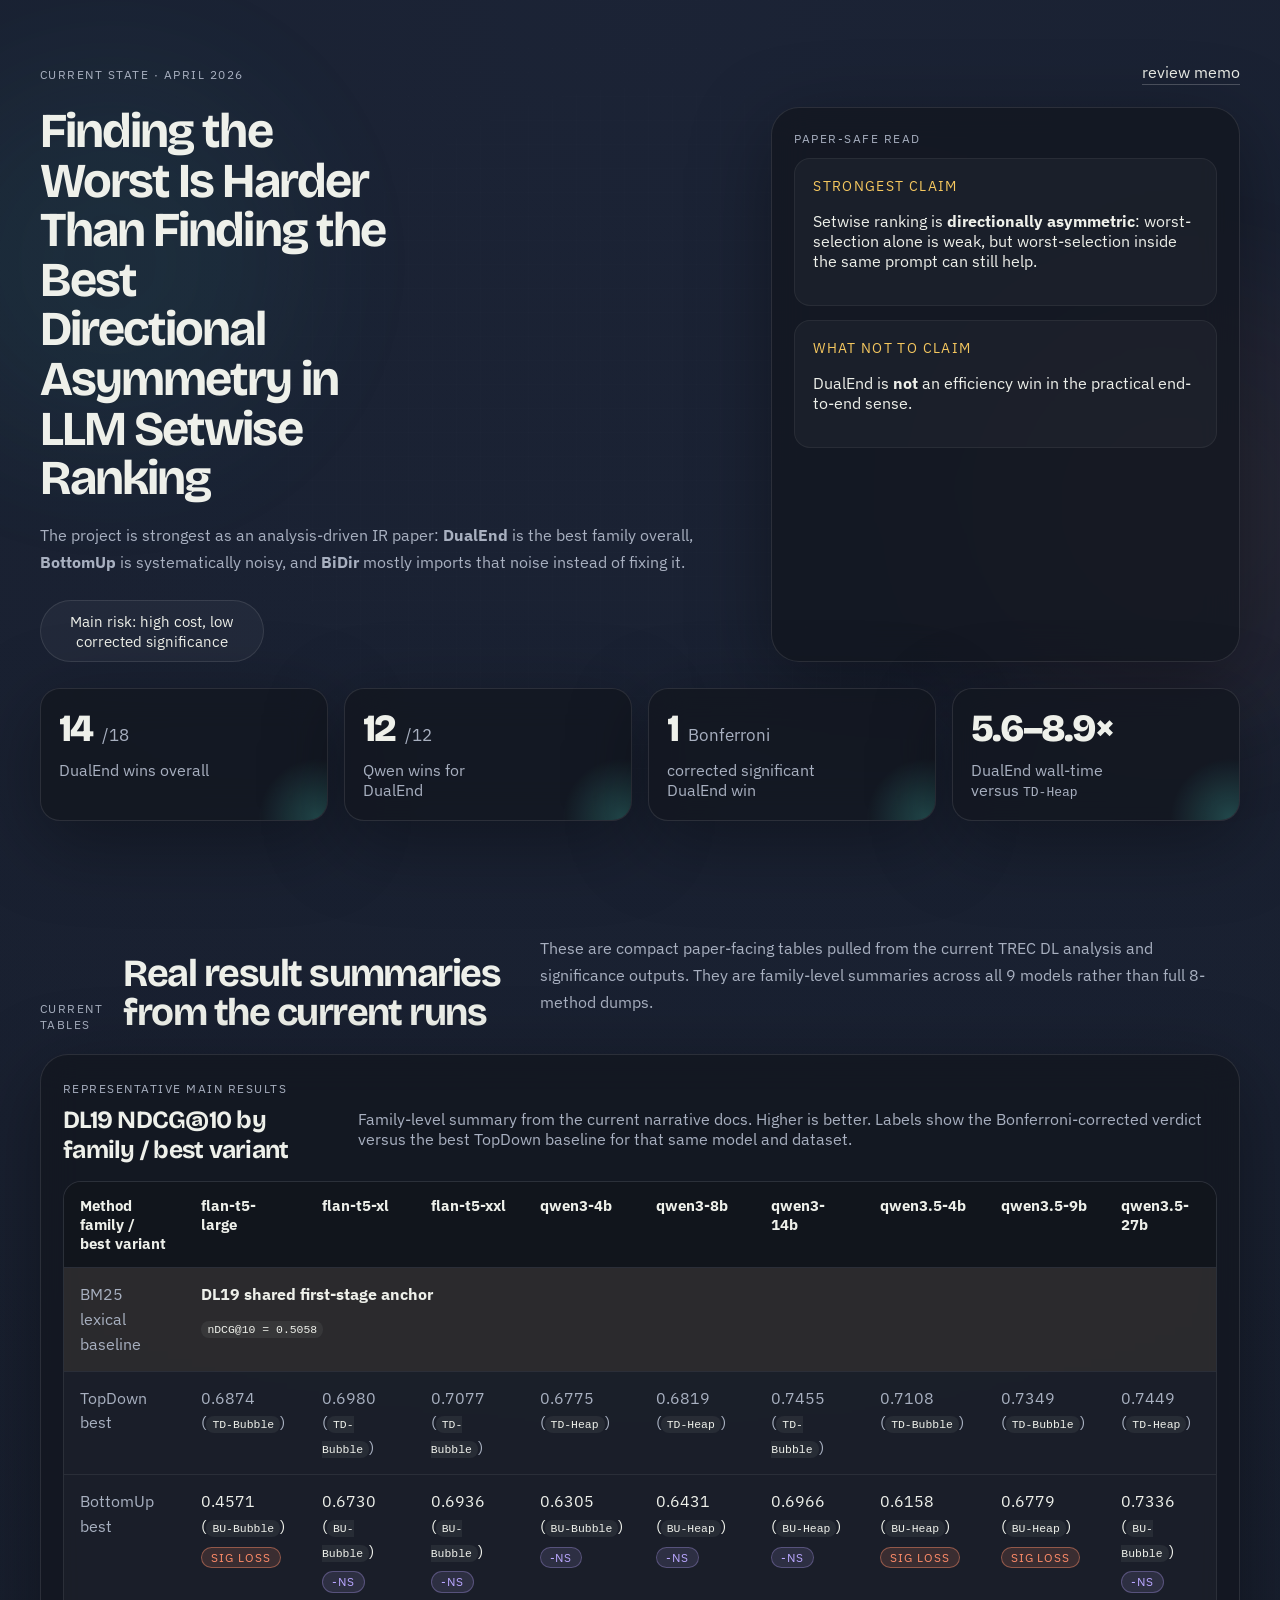
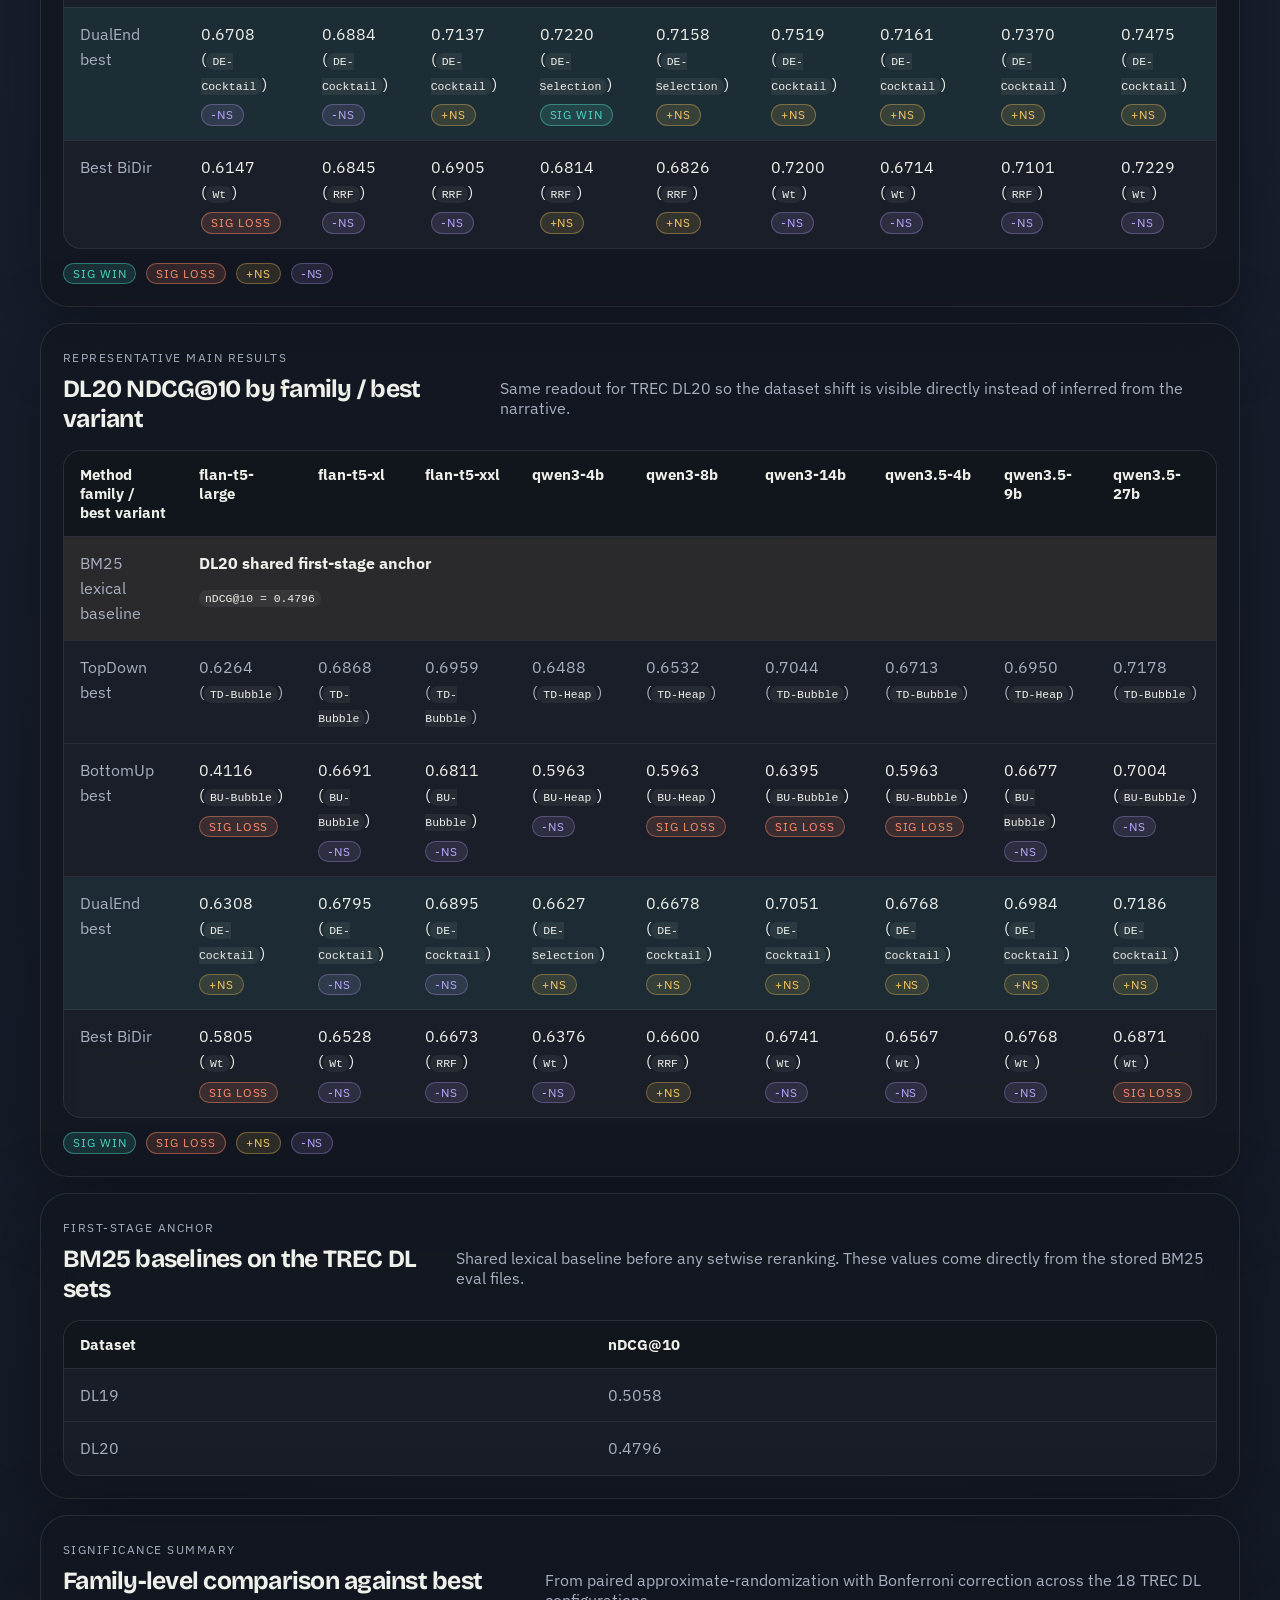
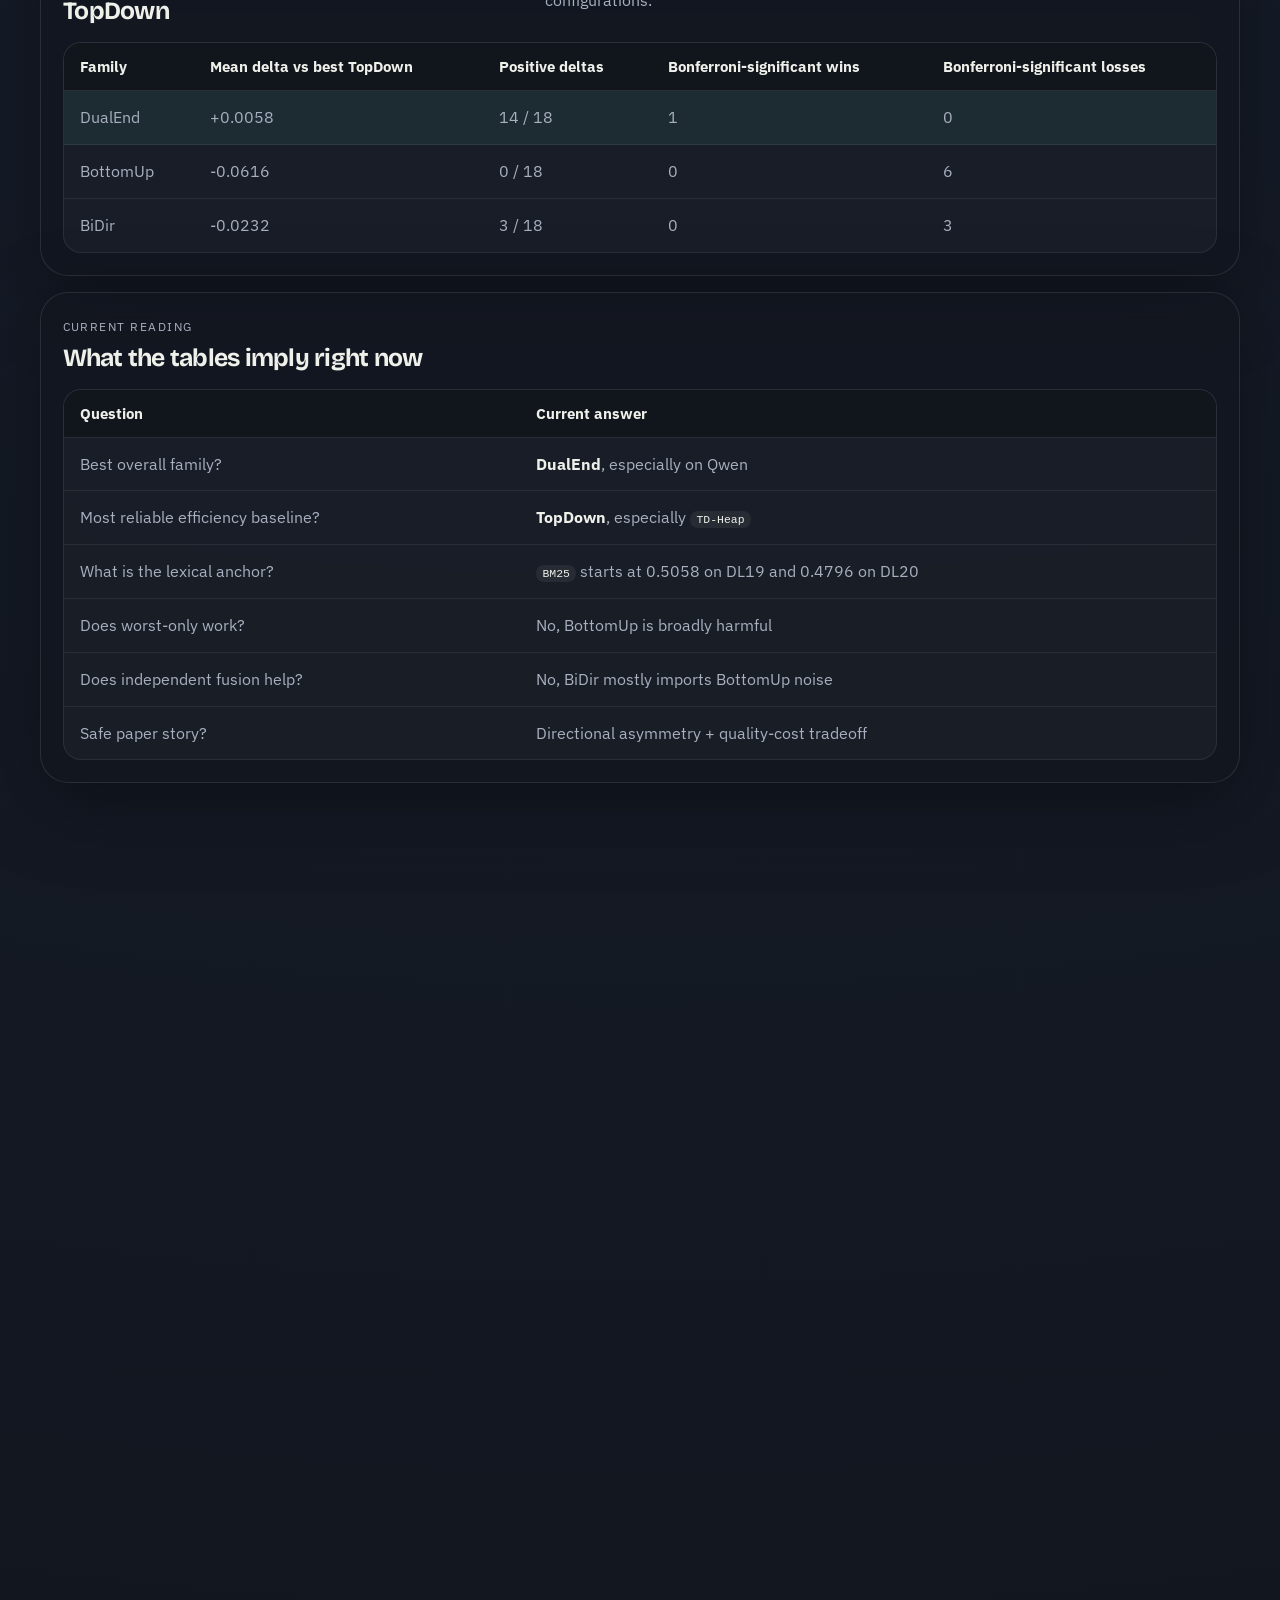
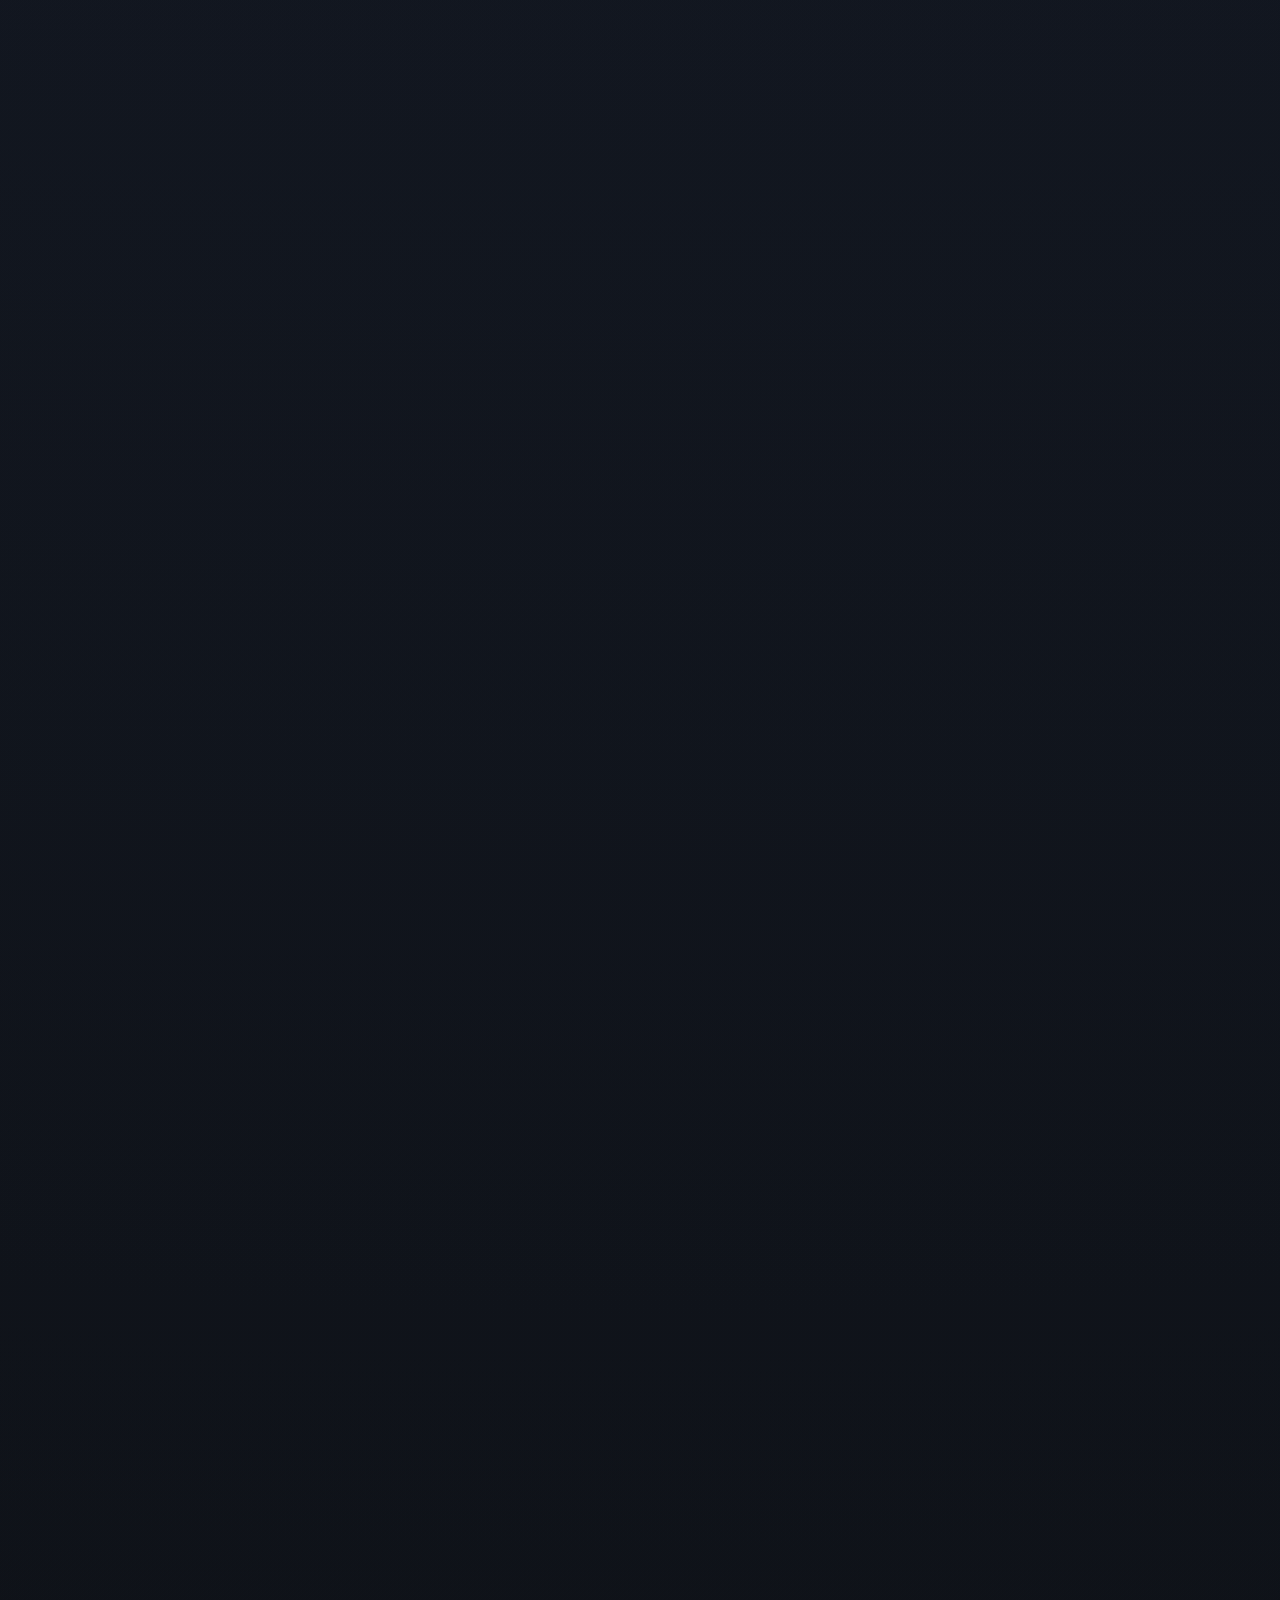
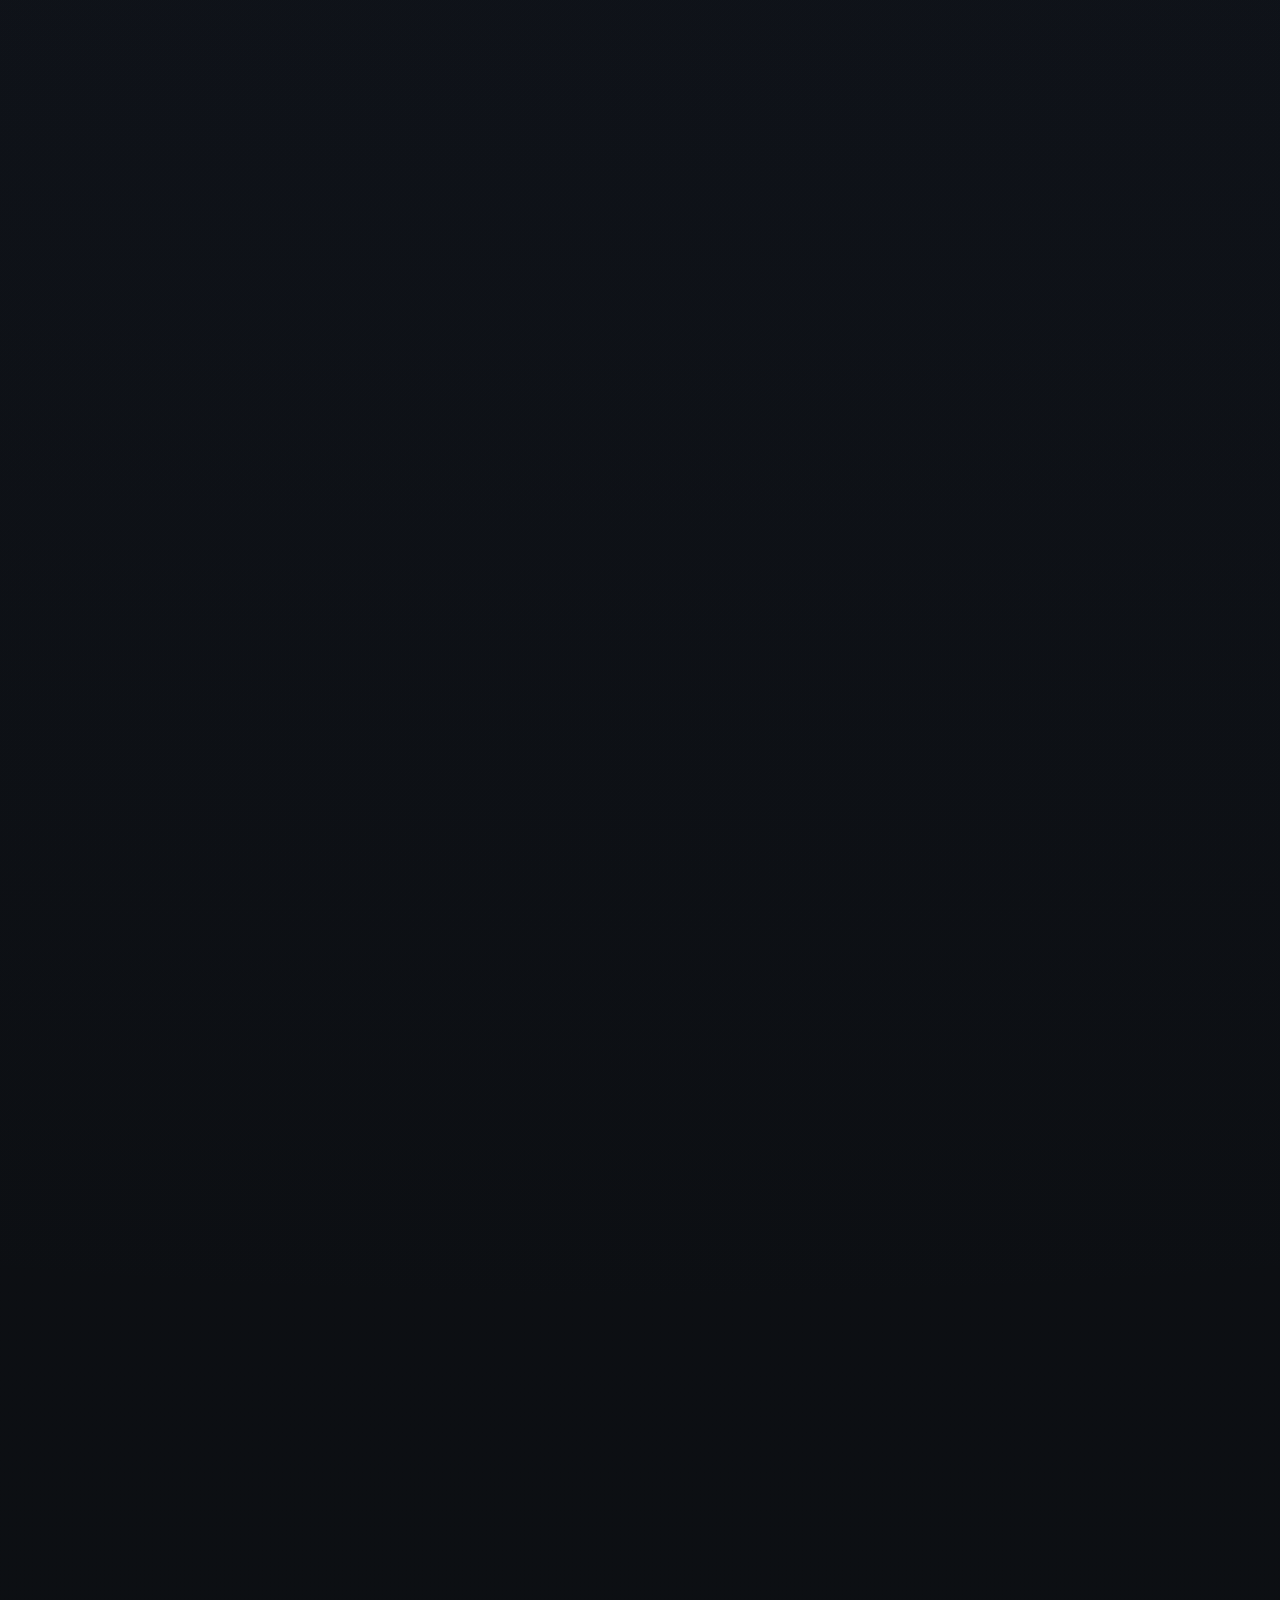
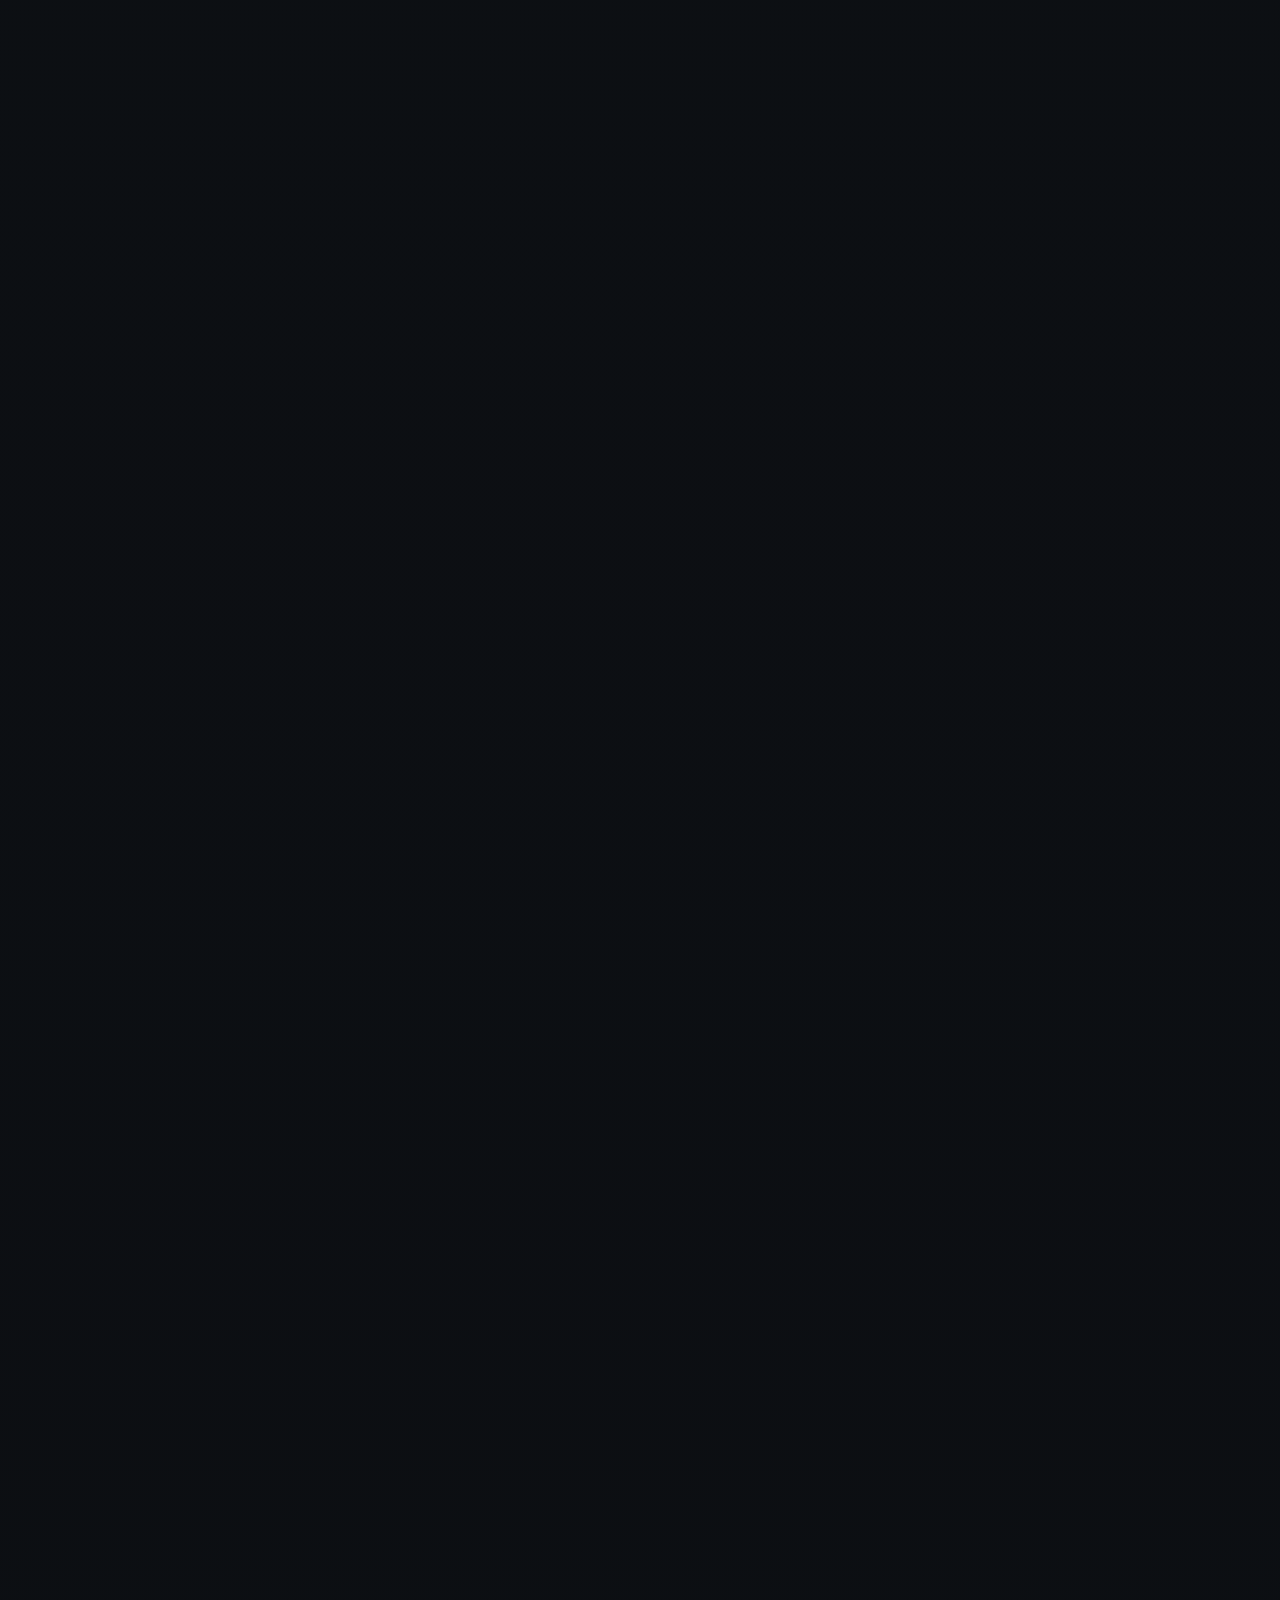
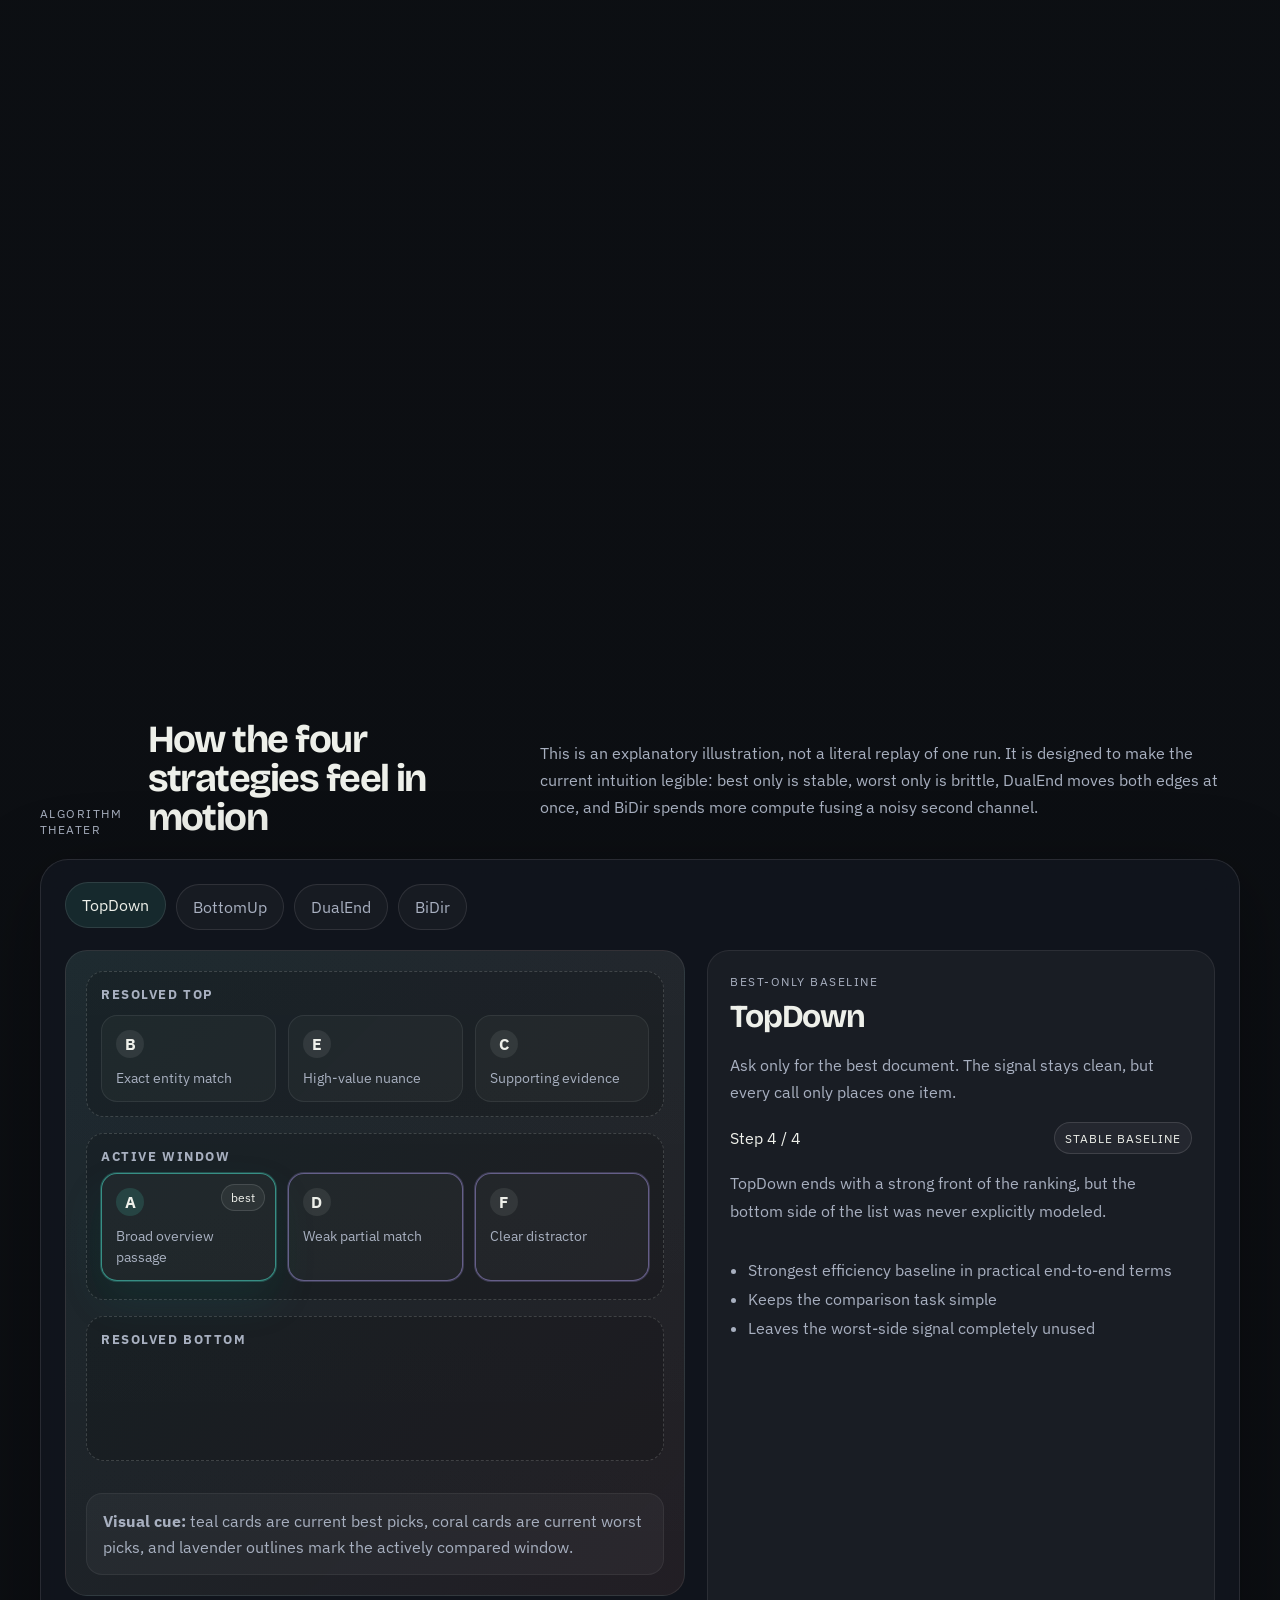
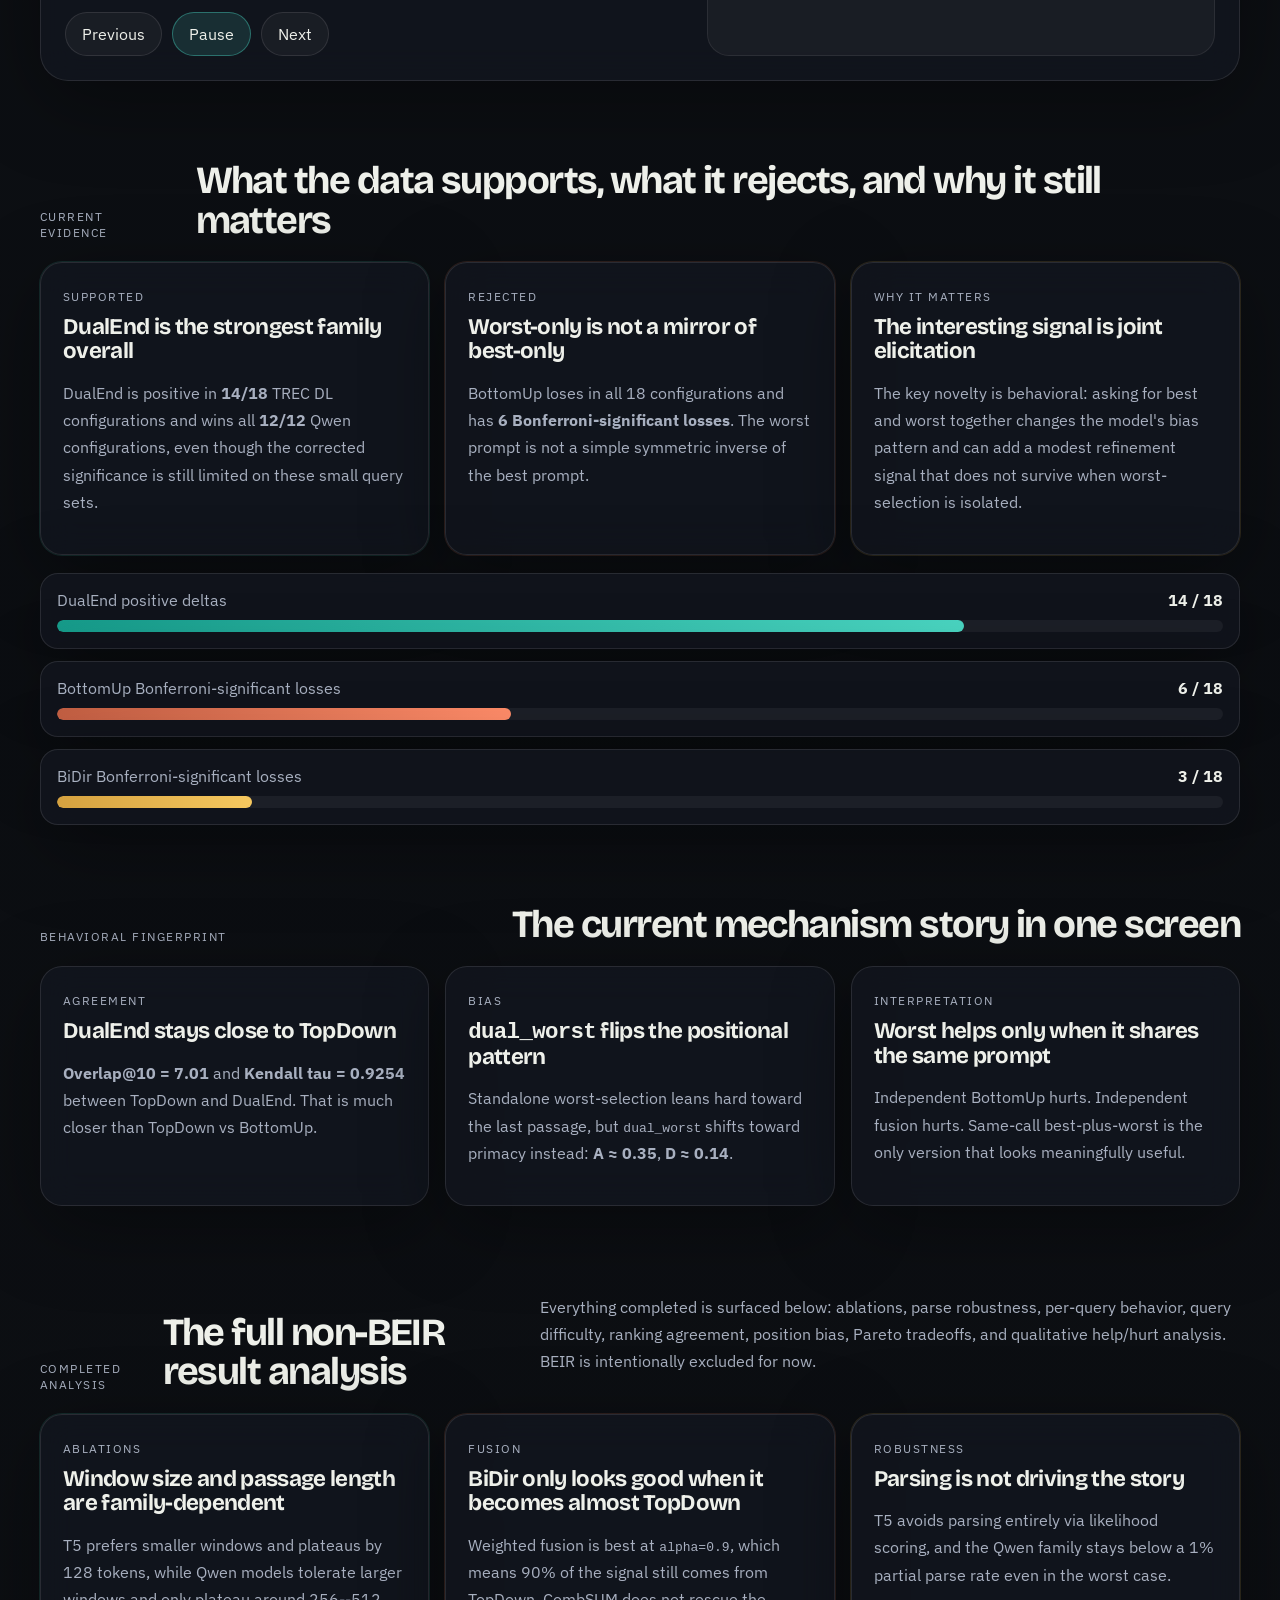
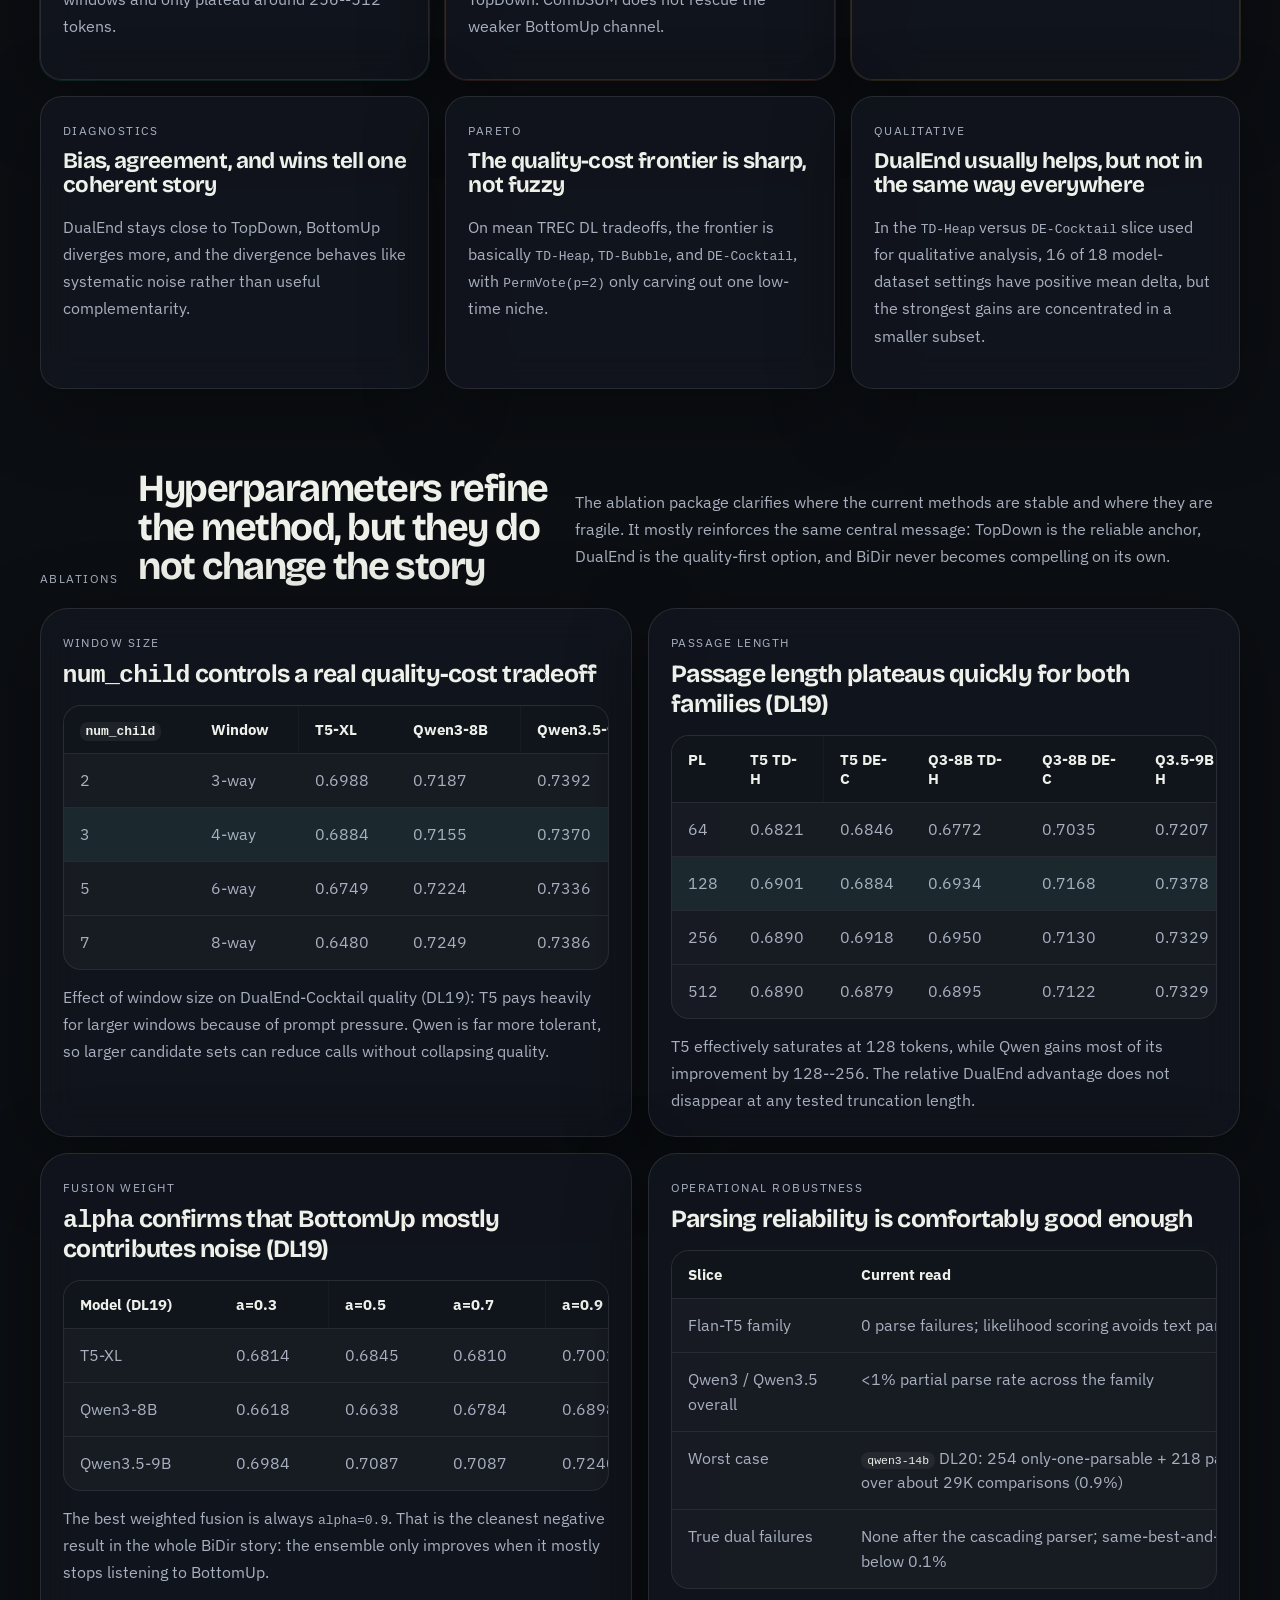
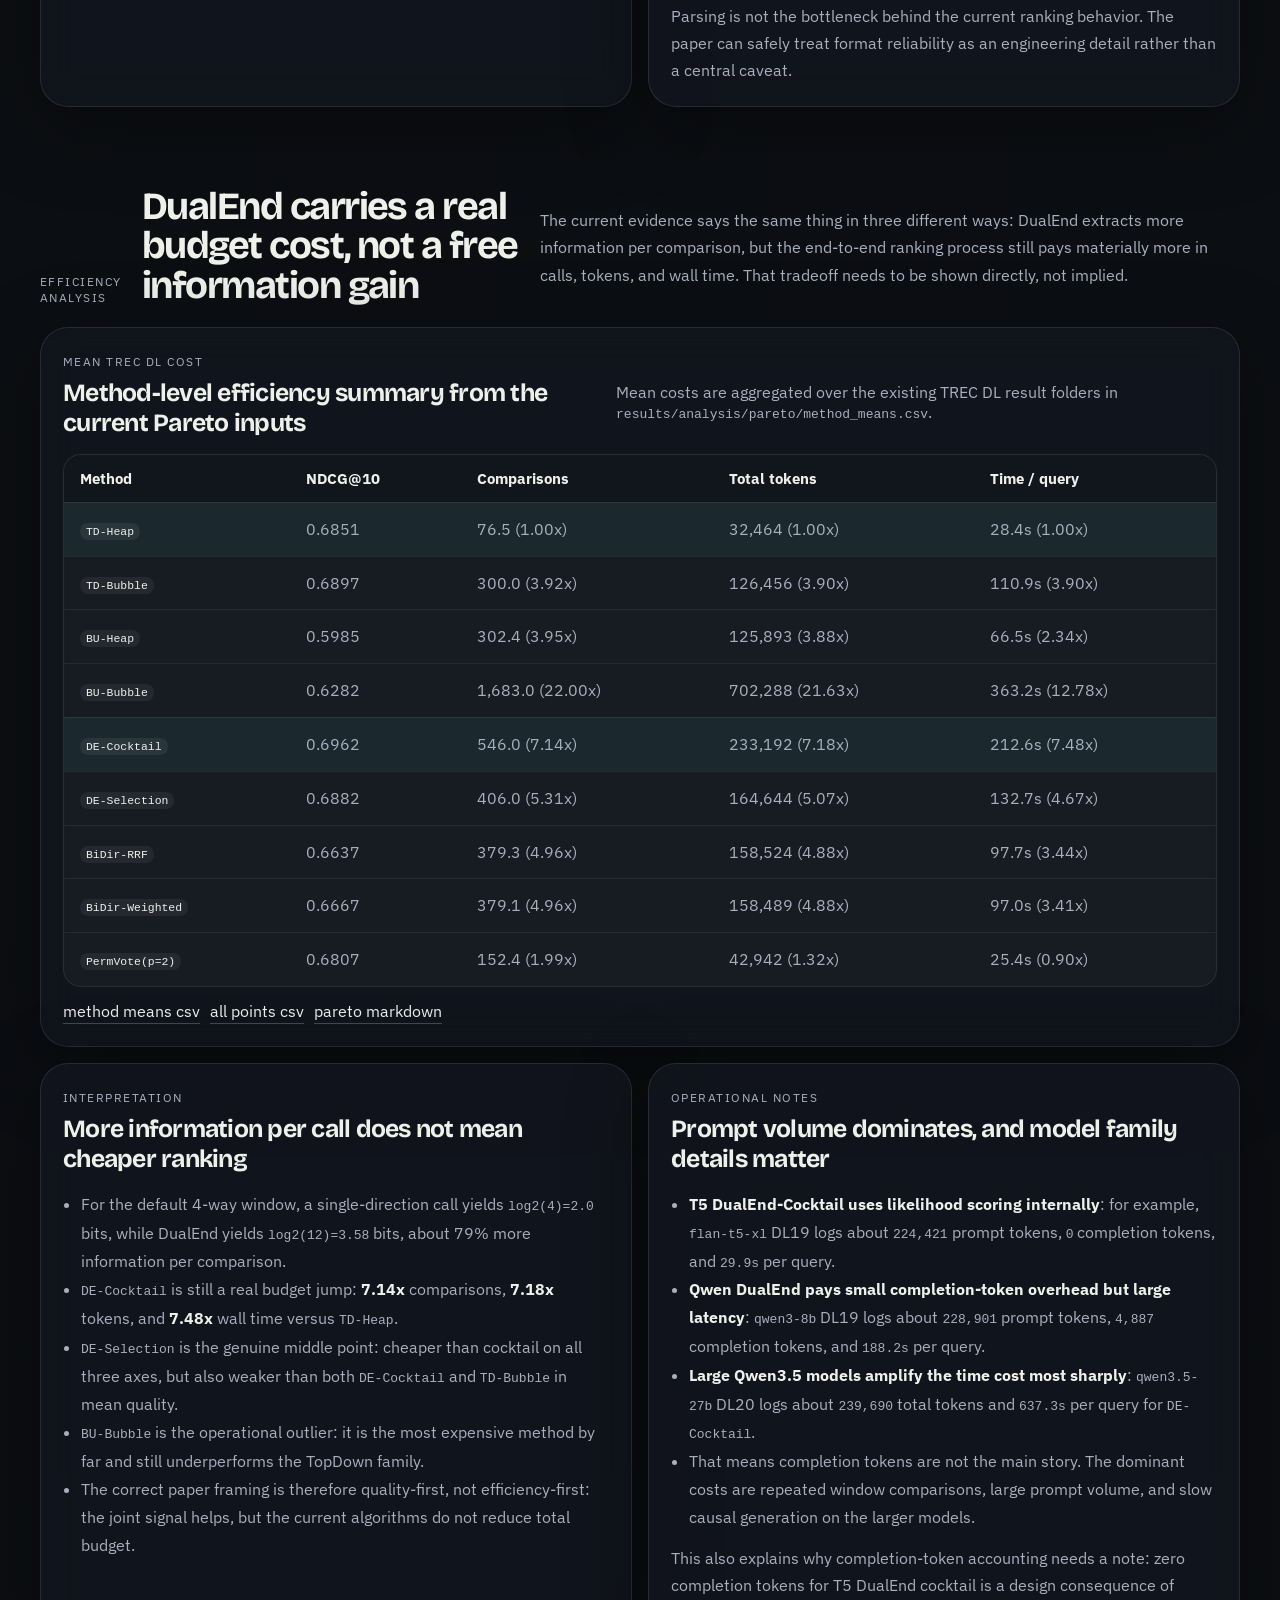
<file: results-display/index.html>
<!doctype html>
<html lang="en">
  <head>
    <meta charset="utf-8" />
    <meta
      name="viewport"
      content="width=device-width, initial-scale=1, viewport-fit=cover"
    />
    <title>Finding the Worst Is Harder Than Finding the Best · Results Display</title>
    <meta
      name="description"
      content="A static research results display for the current state of Finding the Worst Is Harder Than Finding the Best: Directional Asymmetry in LLM Setwise Ranking."
    />
    <link rel="preconnect" href="https://fonts.googleapis.com" />
    <link rel="preconnect" href="https://fonts.gstatic.com" crossorigin />
    <link
      href="https://fonts.googleapis.com/css2?family=Bricolage+Grotesque:wght@400;500;700;800&family=IBM+Plex+Sans:wght@400;500;600&display=swap"
      rel="stylesheet"
    />
    <link rel="stylesheet" href="./styles.css" />
  </head>
  <body>
    <div class="ambient ambient-a"></div>
    <div class="ambient ambient-b"></div>
    <div class="page-shell">
      <header class="hero reveal">
        <div class="hero-topline">
          <span class="eyebrow">Current State · April 2026</span>
          <a class="ghost-link" href="../research_pipeline_setwise/RESULTS_REVIEW_V1.md"
            >review memo</a
          >
        </div>
        <div class="hero-grid">
          <div class="hero-copy">
            <h1>
              Finding the Worst Is Harder Than Finding the Best
              <br />
              Directional Asymmetry in LLM Setwise Ranking
            </h1>
            <p class="lede">
              The project is strongest as an analysis-driven IR paper:
              <strong>DualEnd</strong> is the best family overall,
              <strong>BottomUp</strong> is systematically noisy, and
              <strong>BiDir</strong> mostly imports that noise instead of fixing
              it.
            </p>
            <div class="hero-chips">
              <span class="chip">Main risk: high cost, low corrected significance</span>
            </div>
          </div>
          <div class="hero-panel">
            <div class="panel-label">Paper-safe read</div>
            <div class="verdict-stack">
              <div class="verdict-card">
                <span class="verdict-kicker">Strongest claim</span>
                <p>
                  Setwise ranking is <strong>directionally asymmetric</strong>:
                  worst-selection alone is weak, but worst-selection inside the
                  same prompt can still help.
                </p>
              </div>
              <div class="verdict-card">
                <span class="verdict-kicker">What not to claim</span>
                <p>
                  DualEnd is <strong>not</strong> an efficiency win in the
                  practical end-to-end sense.
                </p>
              </div>
            </div>
          </div>
        </div>

        <section class="metrics-strip reveal">
          <article class="metric-card">
            <span class="metric-value count-up" data-target="14">0</span>
            <span class="metric-suffix">/18</span>
            <p>DualEnd wins overall</p>
          </article>
          <article class="metric-card">
            <span class="metric-value count-up" data-target="12">0</span>
            <span class="metric-suffix">/12</span>
            <p>Qwen wins for DualEnd</p>
          </article>
          <article class="metric-card">
            <span class="metric-value count-up" data-target="1">0</span>
            <span class="metric-suffix">Bonferroni</span>
            <p>corrected significant DualEnd win</p>
          </article>
          <article class="metric-card">
            <span class="metric-value">5.6–8.9×</span>
            <p>DualEnd wall-time versus <code>TD-Heap</code></p>
          </article>
        </section>
      </header>

      <main>
        <section class="section reveal" id="tables">
          <div class="section-head">
            <span class="eyebrow">Current Tables</span>
            <h2>Real result summaries from the current runs</h2>
            <p>
              These are compact paper-facing tables pulled from the current TREC
              DL analysis and significance outputs. They are family-level
              summaries across all 9 models rather than full 8-method dumps.
            </p>
          </div>

          <div class="table-stack">
            <article class="table-card">
              <div class="table-head">
                <div>
                  <span class="table-kicker">Representative Main Results</span>
                  <h3>DL19 NDCG@10 by family / best variant</h3>
                </div>
                <p>
                  Family-level summary from the current narrative docs. Higher
                  is better. Labels show the Bonferroni-corrected verdict versus
                  the best TopDown baseline for that same model and dataset.
                </p>
              </div>
              <div class="table-wrap">
                <table class="results-table">
                  <thead>
                    <tr>
                      <th>Method family / best variant</th>
                      <th>flan-t5-large</th>
                      <th>flan-t5-xl</th>
                      <th>flan-t5-xxl</th>
                      <th>qwen3-4b</th>
                      <th>qwen3-8b</th>
                      <th>qwen3-14b</th>
                      <th>qwen3.5-4b</th>
                      <th>qwen3.5-9b</th>
                      <th>qwen3.5-27b</th>
                    </tr>
                  </thead>
                  <tbody>
                    <tr class="row-baseline">
                      <td>BM25 lexical baseline</td>
                      <td colspan="9">
                        <div class="baseline-inline">
                          <strong>DL19 shared first-stage anchor</strong>
                          <span><code>nDCG@10 = 0.5058</code></span>
                        </div>
                      </td>
                    </tr>
                    <tr>
                      <td>TopDown best</td>
                      <td>0.6874 (<code>TD-Bubble</code>)</td>
                      <td>0.6980 (<code>TD-Bubble</code>)</td>
                      <td>0.7077 (<code>TD-Bubble</code>)</td>
                      <td>0.6775 (<code>TD-Heap</code>)</td>
                      <td>0.6819 (<code>TD-Heap</code>)</td>
                      <td>0.7455 (<code>TD-Bubble</code>)</td>
                      <td>0.7108 (<code>TD-Bubble</code>)</td>
                      <td>0.7349 (<code>TD-Bubble</code>)</td>
                      <td>0.7449 (<code>TD-Heap</code>)</td>
                    </tr>
                    <tr>
                      <td>BottomUp best</td>
                      <td>
                        <div class="table-cell-stack">
                          <div class="cell-main">0.4571 (<code>BU-Bubble</code>)</div>
                          <span class="sig-tag sig-loss">sig loss</span>
                        </div>
                      </td>
                      <td>
                        <div class="table-cell-stack">
                          <div class="cell-main">0.6730 (<code>BU-Bubble</code>)</div>
                          <span class="sig-tag sig-neg-ns">-ns</span>
                        </div>
                      </td>
                      <td>
                        <div class="table-cell-stack">
                          <div class="cell-main">0.6936 (<code>BU-Bubble</code>)</div>
                          <span class="sig-tag sig-neg-ns">-ns</span>
                        </div>
                      </td>
                      <td>
                        <div class="table-cell-stack">
                          <div class="cell-main">0.6305 (<code>BU-Bubble</code>)</div>
                          <span class="sig-tag sig-neg-ns">-ns</span>
                        </div>
                      </td>
                      <td>
                        <div class="table-cell-stack">
                          <div class="cell-main">0.6431 (<code>BU-Heap</code>)</div>
                          <span class="sig-tag sig-neg-ns">-ns</span>
                        </div>
                      </td>
                      <td>
                        <div class="table-cell-stack">
                          <div class="cell-main">0.6966 (<code>BU-Heap</code>)</div>
                          <span class="sig-tag sig-neg-ns">-ns</span>
                        </div>
                      </td>
                      <td>
                        <div class="table-cell-stack">
                          <div class="cell-main">0.6158 (<code>BU-Heap</code>)</div>
                          <span class="sig-tag sig-loss">sig loss</span>
                        </div>
                      </td>
                      <td>
                        <div class="table-cell-stack">
                          <div class="cell-main">0.6779 (<code>BU-Heap</code>)</div>
                          <span class="sig-tag sig-loss">sig loss</span>
                        </div>
                      </td>
                      <td>
                        <div class="table-cell-stack">
                          <div class="cell-main">0.7336 (<code>BU-Bubble</code>)</div>
                          <span class="sig-tag sig-neg-ns">-ns</span>
                        </div>
                      </td>
                    </tr>
                    <tr class="row-highlight">
                      <td>DualEnd best</td>
                      <td>
                        <div class="table-cell-stack">
                          <div class="cell-main">0.6708 (<code>DE-Cocktail</code>)</div>
                          <span class="sig-tag sig-neg-ns">-ns</span>
                        </div>
                      </td>
                      <td>
                        <div class="table-cell-stack">
                          <div class="cell-main">0.6884 (<code>DE-Cocktail</code>)</div>
                          <span class="sig-tag sig-neg-ns">-ns</span>
                        </div>
                      </td>
                      <td>
                        <div class="table-cell-stack">
                          <div class="cell-main">0.7137 (<code>DE-Cocktail</code>)</div>
                          <span class="sig-tag sig-pos-ns">+ns</span>
                        </div>
                      </td>
                      <td>
                        <div class="table-cell-stack">
                          <div class="cell-main">0.7220 (<code>DE-Selection</code>)</div>
                          <span class="sig-tag sig-win">sig win</span>
                        </div>
                      </td>
                      <td>
                        <div class="table-cell-stack">
                          <div class="cell-main">0.7158 (<code>DE-Selection</code>)</div>
                          <span class="sig-tag sig-pos-ns">+ns</span>
                        </div>
                      </td>
                      <td>
                        <div class="table-cell-stack">
                          <div class="cell-main">0.7519 (<code>DE-Cocktail</code>)</div>
                          <span class="sig-tag sig-pos-ns">+ns</span>
                        </div>
                      </td>
                      <td>
                        <div class="table-cell-stack">
                          <div class="cell-main">0.7161 (<code>DE-Cocktail</code>)</div>
                          <span class="sig-tag sig-pos-ns">+ns</span>
                        </div>
                      </td>
                      <td>
                        <div class="table-cell-stack">
                          <div class="cell-main">0.7370 (<code>DE-Cocktail</code>)</div>
                          <span class="sig-tag sig-pos-ns">+ns</span>
                        </div>
                      </td>
                      <td>
                        <div class="table-cell-stack">
                          <div class="cell-main">0.7475 (<code>DE-Cocktail</code>)</div>
                          <span class="sig-tag sig-pos-ns">+ns</span>
                        </div>
                      </td>
                    </tr>
                    <tr>
                      <td>Best BiDir</td>
                      <td>
                        <div class="table-cell-stack">
                          <div class="cell-main">0.6147 (<code>Wt</code>)</div>
                          <span class="sig-tag sig-loss">sig loss</span>
                        </div>
                      </td>
                      <td>
                        <div class="table-cell-stack">
                          <div class="cell-main">0.6845 (<code>RRF</code>)</div>
                          <span class="sig-tag sig-neg-ns">-ns</span>
                        </div>
                      </td>
                      <td>
                        <div class="table-cell-stack">
                          <div class="cell-main">0.6905 (<code>RRF</code>)</div>
                          <span class="sig-tag sig-neg-ns">-ns</span>
                        </div>
                      </td>
                      <td>
                        <div class="table-cell-stack">
                          <div class="cell-main">0.6814 (<code>RRF</code>)</div>
                          <span class="sig-tag sig-pos-ns">+ns</span>
                        </div>
                      </td>
                      <td>
                        <div class="table-cell-stack">
                          <div class="cell-main">0.6826 (<code>RRF</code>)</div>
                          <span class="sig-tag sig-pos-ns">+ns</span>
                        </div>
                      </td>
                      <td>
                        <div class="table-cell-stack">
                          <div class="cell-main">0.7200 (<code>Wt</code>)</div>
                          <span class="sig-tag sig-neg-ns">-ns</span>
                        </div>
                      </td>
                      <td>
                        <div class="table-cell-stack">
                          <div class="cell-main">0.6714 (<code>Wt</code>)</div>
                          <span class="sig-tag sig-neg-ns">-ns</span>
                        </div>
                      </td>
                      <td>
                        <div class="table-cell-stack">
                          <div class="cell-main">0.7101 (<code>RRF</code>)</div>
                          <span class="sig-tag sig-neg-ns">-ns</span>
                        </div>
                      </td>
                      <td>
                        <div class="table-cell-stack">
                          <div class="cell-main">0.7229 (<code>Wt</code>)</div>
                          <span class="sig-tag sig-neg-ns">-ns</span>
                        </div>
                      </td>
                    </tr>
                  </tbody>
                </table>
              </div>
              <div class="sig-legend">
                <span class="sig-tag sig-win">sig win</span>
                <span class="sig-tag sig-loss">sig loss</span>
                <span class="sig-tag sig-pos-ns">+ns</span>
                <span class="sig-tag sig-neg-ns">-ns</span>
              </div>
            </article>

            <article class="table-card">
              <div class="table-head">
                <div>
                  <span class="table-kicker">Representative Main Results</span>
                  <h3>DL20 NDCG@10 by family / best variant</h3>
                </div>
                <p>
                  Same readout for TREC DL20 so the dataset shift is visible
                  directly instead of inferred from the narrative.
                </p>
              </div>
              <div class="table-wrap">
                <table class="results-table">
                  <thead>
                    <tr>
                      <th>Method family / best variant</th>
                      <th>flan-t5-large</th>
                      <th>flan-t5-xl</th>
                      <th>flan-t5-xxl</th>
                      <th>qwen3-4b</th>
                      <th>qwen3-8b</th>
                      <th>qwen3-14b</th>
                      <th>qwen3.5-4b</th>
                      <th>qwen3.5-9b</th>
                      <th>qwen3.5-27b</th>
                    </tr>
                  </thead>
                  <tbody>
                    <tr class="row-baseline">
                      <td>BM25 lexical baseline</td>
                      <td colspan="9">
                        <div class="baseline-inline">
                          <strong>DL20 shared first-stage anchor</strong>
                          <span><code>nDCG@10 = 0.4796</code></span>
                        </div>
                      </td>
                    </tr>
                    <tr>
                      <td>TopDown best</td>
                      <td>0.6264 (<code>TD-Bubble</code>)</td>
                      <td>0.6868 (<code>TD-Bubble</code>)</td>
                      <td>0.6959 (<code>TD-Bubble</code>)</td>
                      <td>0.6488 (<code>TD-Heap</code>)</td>
                      <td>0.6532 (<code>TD-Heap</code>)</td>
                      <td>0.7044 (<code>TD-Bubble</code>)</td>
                      <td>0.6713 (<code>TD-Bubble</code>)</td>
                      <td>0.6950 (<code>TD-Heap</code>)</td>
                      <td>0.7178 (<code>TD-Bubble</code>)</td>
                    </tr>
                    <tr>
                      <td>BottomUp best</td>
                      <td>
                        <div class="table-cell-stack">
                          <div class="cell-main">0.4116 (<code>BU-Bubble</code>)</div>
                          <span class="sig-tag sig-loss">sig loss</span>
                        </div>
                      </td>
                      <td>
                        <div class="table-cell-stack">
                          <div class="cell-main">0.6691 (<code>BU-Bubble</code>)</div>
                          <span class="sig-tag sig-neg-ns">-ns</span>
                        </div>
                      </td>
                      <td>
                        <div class="table-cell-stack">
                          <div class="cell-main">0.6811 (<code>BU-Bubble</code>)</div>
                          <span class="sig-tag sig-neg-ns">-ns</span>
                        </div>
                      </td>
                      <td>
                        <div class="table-cell-stack">
                          <div class="cell-main">0.5963 (<code>BU-Heap</code>)</div>
                          <span class="sig-tag sig-neg-ns">-ns</span>
                        </div>
                      </td>
                      <td>
                        <div class="table-cell-stack">
                          <div class="cell-main">0.5963 (<code>BU-Heap</code>)</div>
                          <span class="sig-tag sig-loss">sig loss</span>
                        </div>
                      </td>
                      <td>
                        <div class="table-cell-stack">
                          <div class="cell-main">0.6395 (<code>BU-Bubble</code>)</div>
                          <span class="sig-tag sig-loss">sig loss</span>
                        </div>
                      </td>
                      <td>
                        <div class="table-cell-stack">
                          <div class="cell-main">0.5963 (<code>BU-Bubble</code>)</div>
                          <span class="sig-tag sig-loss">sig loss</span>
                        </div>
                      </td>
                      <td>
                        <div class="table-cell-stack">
                          <div class="cell-main">0.6677 (<code>BU-Bubble</code>)</div>
                          <span class="sig-tag sig-neg-ns">-ns</span>
                        </div>
                      </td>
                      <td>
                        <div class="table-cell-stack">
                          <div class="cell-main">0.7004 (<code>BU-Bubble</code>)</div>
                          <span class="sig-tag sig-neg-ns">-ns</span>
                        </div>
                      </td>
                    </tr>
                    <tr class="row-highlight">
                      <td>DualEnd best</td>
                      <td>
                        <div class="table-cell-stack">
                          <div class="cell-main">0.6308 (<code>DE-Cocktail</code>)</div>
                          <span class="sig-tag sig-pos-ns">+ns</span>
                        </div>
                      </td>
                      <td>
                        <div class="table-cell-stack">
                          <div class="cell-main">0.6795 (<code>DE-Cocktail</code>)</div>
                          <span class="sig-tag sig-neg-ns">-ns</span>
                        </div>
                      </td>
                      <td>
                        <div class="table-cell-stack">
                          <div class="cell-main">0.6895 (<code>DE-Cocktail</code>)</div>
                          <span class="sig-tag sig-neg-ns">-ns</span>
                        </div>
                      </td>
                      <td>
                        <div class="table-cell-stack">
                          <div class="cell-main">0.6627 (<code>DE-Selection</code>)</div>
                          <span class="sig-tag sig-pos-ns">+ns</span>
                        </div>
                      </td>
                      <td>
                        <div class="table-cell-stack">
                          <div class="cell-main">0.6678 (<code>DE-Cocktail</code>)</div>
                          <span class="sig-tag sig-pos-ns">+ns</span>
                        </div>
                      </td>
                      <td>
                        <div class="table-cell-stack">
                          <div class="cell-main">0.7051 (<code>DE-Cocktail</code>)</div>
                          <span class="sig-tag sig-pos-ns">+ns</span>
                        </div>
                      </td>
                      <td>
                        <div class="table-cell-stack">
                          <div class="cell-main">0.6768 (<code>DE-Cocktail</code>)</div>
                          <span class="sig-tag sig-pos-ns">+ns</span>
                        </div>
                      </td>
                      <td>
                        <div class="table-cell-stack">
                          <div class="cell-main">0.6984 (<code>DE-Cocktail</code>)</div>
                          <span class="sig-tag sig-pos-ns">+ns</span>
                        </div>
                      </td>
                      <td>
                        <div class="table-cell-stack">
                          <div class="cell-main">0.7186 (<code>DE-Cocktail</code>)</div>
                          <span class="sig-tag sig-pos-ns">+ns</span>
                        </div>
                      </td>
                    </tr>
                    <tr>
                      <td>Best BiDir</td>
                      <td>
                        <div class="table-cell-stack">
                          <div class="cell-main">0.5805 (<code>Wt</code>)</div>
                          <span class="sig-tag sig-loss">sig loss</span>
                        </div>
                      </td>
                      <td>
                        <div class="table-cell-stack">
                          <div class="cell-main">0.6528 (<code>Wt</code>)</div>
                          <span class="sig-tag sig-neg-ns">-ns</span>
                        </div>
                      </td>
                      <td>
                        <div class="table-cell-stack">
                          <div class="cell-main">0.6673 (<code>RRF</code>)</div>
                          <span class="sig-tag sig-neg-ns">-ns</span>
                        </div>
                      </td>
                      <td>
                        <div class="table-cell-stack">
                          <div class="cell-main">0.6376 (<code>Wt</code>)</div>
                          <span class="sig-tag sig-neg-ns">-ns</span>
                        </div>
                      </td>
                      <td>
                        <div class="table-cell-stack">
                          <div class="cell-main">0.6600 (<code>RRF</code>)</div>
                          <span class="sig-tag sig-pos-ns">+ns</span>
                        </div>
                      </td>
                      <td>
                        <div class="table-cell-stack">
                          <div class="cell-main">0.6741 (<code>Wt</code>)</div>
                          <span class="sig-tag sig-neg-ns">-ns</span>
                        </div>
                      </td>
                      <td>
                        <div class="table-cell-stack">
                          <div class="cell-main">0.6567 (<code>Wt</code>)</div>
                          <span class="sig-tag sig-neg-ns">-ns</span>
                        </div>
                      </td>
                      <td>
                        <div class="table-cell-stack">
                          <div class="cell-main">0.6768 (<code>Wt</code>)</div>
                          <span class="sig-tag sig-neg-ns">-ns</span>
                        </div>
                      </td>
                      <td>
                        <div class="table-cell-stack">
                          <div class="cell-main">0.6871 (<code>Wt</code>)</div>
                          <span class="sig-tag sig-loss">sig loss</span>
                        </div>
                      </td>
                    </tr>
                  </tbody>
                </table>
              </div>
              <div class="sig-legend">
                <span class="sig-tag sig-win">sig win</span>
                <span class="sig-tag sig-loss">sig loss</span>
                <span class="sig-tag sig-pos-ns">+ns</span>
                <span class="sig-tag sig-neg-ns">-ns</span>
              </div>
            </article>

            <article class="table-card">
              <div class="table-head">
                <div>
                  <span class="table-kicker">First-Stage Anchor</span>
                  <h3>BM25 baselines on the TREC DL sets</h3>
                </div>
                <p>
                  Shared lexical baseline before any setwise reranking. These
                  values come directly from the stored BM25 eval files.
                </p>
              </div>
              <div class="table-wrap">
                <table class="results-table results-table-compact">
                  <thead>
                    <tr>
                      <th>Dataset</th>
                      <th>nDCG@10</th>
                    </tr>
                  </thead>
                  <tbody>
                    <tr>
                      <td>DL19</td>
                      <td>0.5058</td>
                    </tr>
                    <tr>
                      <td>DL20</td>
                      <td>0.4796</td>
                    </tr>
                  </tbody>
                </table>
              </div>
            </article>

            <article class="table-card">
              <div class="table-head">
                <div>
                  <span class="table-kicker">Significance Summary</span>
                  <h3>Family-level comparison against best TopDown</h3>
                </div>
                <p>
                  From paired approximate-randomization with Bonferroni correction
                  across the 18 TREC DL configurations.
                </p>
              </div>
              <div class="table-wrap">
                <table class="results-table results-table-compact">
                  <thead>
                    <tr>
                      <th>Family</th>
                      <th>Mean delta vs best TopDown</th>
                      <th>Positive deltas</th>
                      <th>Bonferroni-significant wins</th>
                      <th>Bonferroni-significant losses</th>
                    </tr>
                  </thead>
                  <tbody>
                    <tr class="row-highlight">
                      <td>DualEnd</td>
                      <td>+0.0058</td>
                      <td>14 / 18</td>
                      <td>1</td>
                      <td>0</td>
                    </tr>
                    <tr>
                      <td>BottomUp</td>
                      <td>-0.0616</td>
                      <td>0 / 18</td>
                      <td>0</td>
                      <td>6</td>
                    </tr>
                    <tr>
                      <td>BiDir</td>
                      <td>-0.0232</td>
                      <td>3 / 18</td>
                      <td>0</td>
                      <td>3</td>
                    </tr>
                  </tbody>
                </table>
              </div>
            </article>

            <article class="table-card">
              <div class="table-head">
                <div>
                  <span class="table-kicker">Current Reading</span>
                  <h3>What the tables imply right now</h3>
                </div>
              </div>
              <div class="table-wrap">
                <table class="results-table results-table-compact">
                  <thead>
                    <tr>
                      <th>Question</th>
                      <th>Current answer</th>
                    </tr>
                  </thead>
                  <tbody>
                    <tr>
                      <td>Best overall family?</td>
                      <td><strong>DualEnd</strong>, especially on Qwen</td>
                    </tr>
                    <tr>
                      <td>Most reliable efficiency baseline?</td>
                      <td><strong>TopDown</strong>, especially <code>TD-Heap</code></td>
                    </tr>
                    <tr>
                      <td>What is the lexical anchor?</td>
                      <td><code>BM25</code> starts at 0.5058 on DL19 and 0.4796 on DL20</td>
                    </tr>
                    <tr>
                      <td>Does worst-only work?</td>
                      <td>No, BottomUp is broadly harmful</td>
                    </tr>
                    <tr>
                      <td>Does independent fusion help?</td>
                      <td>No, BiDir mostly imports BottomUp noise</td>
                    </tr>
                    <tr>
                      <td>Safe paper story?</td>
                      <td>Directional asymmetry + quality-cost tradeoff</td>
                    </tr>
                  </tbody>
                </table>
              </div>
            </article>
          </div>
        </section>

        <section class="section reveal" id="pairwise-tables">
          <div class="section-head">
            <span class="eyebrow">Same-Sort Comparison Tables</span>
            <h2>Pairwise method-vs-baseline tables (matched sorting algorithm)</h2>
            <p>
              The tables above report the <em>best</em> variant per family. These
              tables fix the sorting algorithm and report every method at the
              same model / dataset / sort, with a single specific TopDown
              baseline per grouping. Significance labels use paired approximate
              randomization (100K samples) with Bonferroni correction inside
              each table (9 models &times; 1&ndash;2 challengers per grouping,
              per dataset). Raw data:
              <code>research_pipeline_setwise/SIGNIFICANCE_TESTS_PAIRWISE.md</code>.
            </p>
          </div>

          <div class="table-stack">
            <!-- BEGIN pairwise comparison tables (auto-generated by analysis/significance_tests_pairwise.py) -->

            <article class="table-card">
              <div class="table-head">
                <div><span class="table-kicker">Pairwise comparison — DL19</span><h3>Bubblesort family: TD-Bubble baseline vs BU-Bubble, DE-Cocktail — DL19</h3></div>
                <p>Baseline: <code>TD-Bubble</code>. Verdicts use paired approximate randomization (100K samples) with Bonferroni correction inside this table.</p>
              </div>
              <div class="table-wrap">
                <table class="results-table">
                  <thead><tr><th>Method</th><th>flan-t5-large</th><th>flan-t5-xl</th><th>flan-t5-xxl</th><th>qwen3-4b</th><th>qwen3-8b</th><th>qwen3-14b</th><th>qwen3.5-4b</th><th>qwen3.5-9b</th><th>qwen3.5-27b</th></tr></thead>
                  <tbody>
                    <tr class="row-baseline"><td>TD-Bubble <span class="muted">(baseline)</span></td><td>0.6874</td><td>0.6980</td><td>0.7077</td><td>0.6491</td><td>0.6794</td><td>0.7455</td><td>0.7108</td><td>0.7349</td><td>0.7435</td></tr>
                    <tr><td>BU-Bubble</td><td><div class="table-cell-stack"><div class="cell-main">0.4571</div><span class="sig-tag sig-loss">sig loss</span></div></td><td><div class="table-cell-stack"><div class="cell-main">0.6730</div><span class="sig-tag sig-neg-ns">-ns</span></div></td><td><div class="table-cell-stack"><div class="cell-main">0.6936</div><span class="sig-tag sig-neg-ns">-ns</span></div></td><td><div class="table-cell-stack"><div class="cell-main">0.6305</div><span class="sig-tag sig-neg-ns">-ns</span></div></td><td><div class="table-cell-stack"><div class="cell-main">0.6273</div><span class="sig-tag sig-neg-ns">-ns</span></div></td><td><div class="table-cell-stack"><div class="cell-main">0.6702</div><span class="sig-tag sig-loss">sig loss</span></div></td><td><div class="table-cell-stack"><div class="cell-main">0.6120</div><span class="sig-tag sig-loss">sig loss</span></div></td><td><div class="table-cell-stack"><div class="cell-main">0.6712</div><span class="sig-tag sig-loss">sig loss</span></div></td><td><div class="table-cell-stack"><div class="cell-main">0.7336</div><span class="sig-tag sig-neg-ns">-ns</span></div></td></tr>
                    <tr class="row-highlight"><td>DE-Cocktail</td><td><div class="table-cell-stack"><div class="cell-main">0.6708</div><span class="sig-tag sig-neg-ns">-ns</span></div></td><td><div class="table-cell-stack"><div class="cell-main">0.6884</div><span class="sig-tag sig-neg-ns">-ns</span></div></td><td><div class="table-cell-stack"><div class="cell-main">0.7137</div><span class="sig-tag sig-pos-ns">+ns</span></div></td><td><div class="table-cell-stack"><div class="cell-main">0.6796</div><span class="sig-tag sig-pos-ns">+ns</span></div></td><td><div class="table-cell-stack"><div class="cell-main">0.7155</div><span class="sig-tag sig-win">sig win</span></div></td><td><div class="table-cell-stack"><div class="cell-main">0.7519</div><span class="sig-tag sig-pos-ns">+ns</span></div></td><td><div class="table-cell-stack"><div class="cell-main">0.7161</div><span class="sig-tag sig-pos-ns">+ns</span></div></td><td><div class="table-cell-stack"><div class="cell-main">0.7370</div><span class="sig-tag sig-pos-ns">+ns</span></div></td><td><div class="table-cell-stack"><div class="cell-main">0.7475</div><span class="sig-tag sig-pos-ns">+ns</span></div></td></tr>
                  </tbody></table></div>
              <div class="sig-legend">
                <span class="sig-tag sig-win">sig win</span>
                <span class="sig-tag sig-loss">sig loss</span>
                <span class="sig-tag sig-pos-ns">+ns</span>
                <span class="sig-tag sig-neg-ns">-ns</span>
              </div>
            </article>

            <article class="table-card">
              <div class="table-head">
                <div><span class="table-kicker">Pairwise comparison — DL20</span><h3>Bubblesort family: TD-Bubble baseline vs BU-Bubble, DE-Cocktail — DL20</h3></div>
                <p>Baseline: <code>TD-Bubble</code>. Verdicts use paired approximate randomization (100K samples) with Bonferroni correction inside this table.</p>
              </div>
              <div class="table-wrap">
                <table class="results-table">
                  <thead><tr><th>Method</th><th>flan-t5-large</th><th>flan-t5-xl</th><th>flan-t5-xxl</th><th>qwen3-4b</th><th>qwen3-8b</th><th>qwen3-14b</th><th>qwen3.5-4b</th><th>qwen3.5-9b</th><th>qwen3.5-27b</th></tr></thead>
                  <tbody>
                    <tr class="row-baseline"><td>TD-Bubble <span class="muted">(baseline)</span></td><td>0.6264</td><td>0.6868</td><td>0.6959</td><td>0.6269</td><td>0.6372</td><td>0.7044</td><td>0.6713</td><td>0.6925</td><td>0.7178</td></tr>
                    <tr><td>BU-Bubble</td><td><div class="table-cell-stack"><div class="cell-main">0.4116</div><span class="sig-tag sig-loss">sig loss</span></div></td><td><div class="table-cell-stack"><div class="cell-main">0.6691</div><span class="sig-tag sig-neg-ns">-ns</span></div></td><td><div class="table-cell-stack"><div class="cell-main">0.6811</div><span class="sig-tag sig-neg-ns">-ns</span></div></td><td><div class="table-cell-stack"><div class="cell-main">0.5778</div><span class="sig-tag sig-loss">sig loss</span></div></td><td><div class="table-cell-stack"><div class="cell-main">0.5948</div><span class="sig-tag sig-neg-ns">-ns</span></div></td><td><div class="table-cell-stack"><div class="cell-main">0.6395</div><span class="sig-tag sig-loss">sig loss</span></div></td><td><div class="table-cell-stack"><div class="cell-main">0.5963</div><span class="sig-tag sig-loss">sig loss</span></div></td><td><div class="table-cell-stack"><div class="cell-main">0.6677</div><span class="sig-tag sig-neg-ns">-ns</span></div></td><td><div class="table-cell-stack"><div class="cell-main">0.7004</div><span class="sig-tag sig-neg-ns">-ns</span></div></td></tr>
                    <tr class="row-highlight"><td>DE-Cocktail</td><td><div class="table-cell-stack"><div class="cell-main">0.6308</div><span class="sig-tag sig-pos-ns">+ns</span></div></td><td><div class="table-cell-stack"><div class="cell-main">0.6795</div><span class="sig-tag sig-neg-ns">-ns</span></div></td><td><div class="table-cell-stack"><div class="cell-main">0.6895</div><span class="sig-tag sig-neg-ns">-ns</span></div></td><td><div class="table-cell-stack"><div class="cell-main">0.6454</div><span class="sig-tag sig-pos-ns">+ns</span></div></td><td><div class="table-cell-stack"><div class="cell-main">0.6678</div><span class="sig-tag sig-win">sig win</span></div></td><td><div class="table-cell-stack"><div class="cell-main">0.7051</div><span class="sig-tag sig-pos-ns">+ns</span></div></td><td><div class="table-cell-stack"><div class="cell-main">0.6768</div><span class="sig-tag sig-pos-ns">+ns</span></div></td><td><div class="table-cell-stack"><div class="cell-main">0.6984</div><span class="sig-tag sig-pos-ns">+ns</span></div></td><td><div class="table-cell-stack"><div class="cell-main">0.7186</div><span class="sig-tag sig-pos-ns">+ns</span></div></td></tr>
                  </tbody></table></div>
              <div class="sig-legend">
                <span class="sig-tag sig-win">sig win</span>
                <span class="sig-tag sig-loss">sig loss</span>
                <span class="sig-tag sig-pos-ns">+ns</span>
                <span class="sig-tag sig-neg-ns">-ns</span>
              </div>
            </article>

            <article class="table-card">
              <div class="table-head">
                <div><span class="table-kicker">Pairwise comparison — DL19</span><h3>Heapsort family: TD-Heap baseline vs BU-Heap — DL19</h3></div>
                <p>Baseline: <code>TD-Heap</code>. Verdicts use paired approximate randomization (100K samples) with Bonferroni correction inside this table.</p>
              </div>
              <div class="table-wrap">
                <table class="results-table">
                  <thead><tr><th>Method</th><th>flan-t5-large</th><th>flan-t5-xl</th><th>flan-t5-xxl</th><th>qwen3-4b</th><th>qwen3-8b</th><th>qwen3-14b</th><th>qwen3.5-4b</th><th>qwen3.5-9b</th><th>qwen3.5-27b</th></tr></thead>
                  <tbody>
                    <tr class="row-baseline"><td>TD-Heap <span class="muted">(baseline)</span></td><td>0.6541</td><td>0.6901</td><td>0.6846</td><td>0.6775</td><td>0.6819</td><td>0.7447</td><td>0.7087</td><td>0.7329</td><td>0.7449</td></tr>
                    <tr><td>BU-Heap</td><td><div class="table-cell-stack"><div class="cell-main">0.2888</div><span class="sig-tag sig-loss">sig loss</span></div></td><td><div class="table-cell-stack"><div class="cell-main">0.6630</div><span class="sig-tag sig-neg-ns">-ns</span></div></td><td><div class="table-cell-stack"><div class="cell-main">0.6874</div><span class="sig-tag sig-pos-ns">+ns</span></div></td><td><div class="table-cell-stack"><div class="cell-main">0.6261</div><span class="sig-tag sig-neg-ns">-ns</span></div></td><td><div class="table-cell-stack"><div class="cell-main">0.6431</div><span class="sig-tag sig-neg-ns">-ns</span></div></td><td><div class="table-cell-stack"><div class="cell-main">0.6966</div><span class="sig-tag sig-loss">sig loss</span></div></td><td><div class="table-cell-stack"><div class="cell-main">0.6158</div><span class="sig-tag sig-loss">sig loss</span></div></td><td><div class="table-cell-stack"><div class="cell-main">0.6779</div><span class="sig-tag sig-loss">sig loss</span></div></td><td><div class="table-cell-stack"><div class="cell-main">0.7135</div><span class="sig-tag sig-neg-ns">-ns</span></div></td></tr>
                  </tbody></table></div>
              <div class="sig-legend">
                <span class="sig-tag sig-win">sig win</span>
                <span class="sig-tag sig-loss">sig loss</span>
                <span class="sig-tag sig-pos-ns">+ns</span>
                <span class="sig-tag sig-neg-ns">-ns</span>
              </div>
            </article>

            <article class="table-card">
              <div class="table-head">
                <div><span class="table-kicker">Pairwise comparison — DL20</span><h3>Heapsort family: TD-Heap baseline vs BU-Heap — DL20</h3></div>
                <p>Baseline: <code>TD-Heap</code>. Verdicts use paired approximate randomization (100K samples) with Bonferroni correction inside this table.</p>
              </div>
              <div class="table-wrap">
                <table class="results-table">
                  <thead><tr><th>Method</th><th>flan-t5-large</th><th>flan-t5-xl</th><th>flan-t5-xxl</th><th>qwen3-4b</th><th>qwen3-8b</th><th>qwen3-14b</th><th>qwen3.5-4b</th><th>qwen3.5-9b</th><th>qwen3.5-27b</th></tr></thead>
                  <tbody>
                    <tr class="row-baseline"><td>TD-Heap <span class="muted">(baseline)</span></td><td>0.6100</td><td>0.6680</td><td>0.6790</td><td>0.6488</td><td>0.6532</td><td>0.6962</td><td>0.6521</td><td>0.6950</td><td>0.7104</td></tr>
                    <tr><td>BU-Heap</td><td><div class="table-cell-stack"><div class="cell-main">0.2203</div><span class="sig-tag sig-loss">sig loss</span></div></td><td><div class="table-cell-stack"><div class="cell-main">0.6241</div><span class="sig-tag sig-neg-ns">-ns</span></div></td><td><div class="table-cell-stack"><div class="cell-main">0.6625</div><span class="sig-tag sig-neg-ns">-ns</span></div></td><td><div class="table-cell-stack"><div class="cell-main">0.5963</div><span class="sig-tag sig-neg-ns">-ns</span></div></td><td><div class="table-cell-stack"><div class="cell-main">0.5963</div><span class="sig-tag sig-loss">sig loss</span></div></td><td><div class="table-cell-stack"><div class="cell-main">0.6323</div><span class="sig-tag sig-loss">sig loss</span></div></td><td><div class="table-cell-stack"><div class="cell-main">0.5550</div><span class="sig-tag sig-loss">sig loss</span></div></td><td><div class="table-cell-stack"><div class="cell-main">0.6319</div><span class="sig-tag sig-loss">sig loss</span></div></td><td><div class="table-cell-stack"><div class="cell-main">0.6426</div><span class="sig-tag sig-loss">sig loss</span></div></td></tr>
                  </tbody></table></div>
              <div class="sig-legend">
                <span class="sig-tag sig-win">sig win</span>
                <span class="sig-tag sig-loss">sig loss</span>
                <span class="sig-tag sig-pos-ns">+ns</span>
                <span class="sig-tag sig-neg-ns">-ns</span>
              </div>
            </article>

            <article class="table-card">
              <div class="table-head">
                <div><span class="table-kicker">Pairwise comparison — DL19</span><h3>DualEnd vs TD-Bubble baseline — DL19</h3></div>
                <p>Baseline: <code>TD-Bubble</code>. Verdicts use paired approximate randomization (100K samples) with Bonferroni correction inside this table.</p>
              </div>
              <div class="table-wrap">
                <table class="results-table">
                  <thead><tr><th>Method</th><th>flan-t5-large</th><th>flan-t5-xl</th><th>flan-t5-xxl</th><th>qwen3-4b</th><th>qwen3-8b</th><th>qwen3-14b</th><th>qwen3.5-4b</th><th>qwen3.5-9b</th><th>qwen3.5-27b</th></tr></thead>
                  <tbody>
                    <tr class="row-baseline"><td>TD-Bubble <span class="muted">(baseline)</span></td><td>0.6874</td><td>0.6980</td><td>0.7077</td><td>0.6491</td><td>0.6794</td><td>0.7455</td><td>0.7108</td><td>0.7349</td><td>0.7435</td></tr>
                    <tr class="row-highlight"><td>DE-Cocktail</td><td><div class="table-cell-stack"><div class="cell-main">0.6708</div><span class="sig-tag sig-neg-ns">-ns</span></div></td><td><div class="table-cell-stack"><div class="cell-main">0.6884</div><span class="sig-tag sig-neg-ns">-ns</span></div></td><td><div class="table-cell-stack"><div class="cell-main">0.7137</div><span class="sig-tag sig-pos-ns">+ns</span></div></td><td><div class="table-cell-stack"><div class="cell-main">0.6796</div><span class="sig-tag sig-pos-ns">+ns</span></div></td><td><div class="table-cell-stack"><div class="cell-main">0.7155</div><span class="sig-tag sig-win">sig win</span></div></td><td><div class="table-cell-stack"><div class="cell-main">0.7519</div><span class="sig-tag sig-pos-ns">+ns</span></div></td><td><div class="table-cell-stack"><div class="cell-main">0.7161</div><span class="sig-tag sig-pos-ns">+ns</span></div></td><td><div class="table-cell-stack"><div class="cell-main">0.7370</div><span class="sig-tag sig-pos-ns">+ns</span></div></td><td><div class="table-cell-stack"><div class="cell-main">0.7475</div><span class="sig-tag sig-pos-ns">+ns</span></div></td></tr>
                    <tr class="row-highlight"><td>DE-Selection</td><td><div class="table-cell-stack"><div class="cell-main">0.6420</div><span class="sig-tag sig-neg-ns">-ns</span></div></td><td><div class="table-cell-stack"><div class="cell-main">0.6792</div><span class="sig-tag sig-neg-ns">-ns</span></div></td><td><div class="table-cell-stack"><div class="cell-main">0.6974</div><span class="sig-tag sig-neg-ns">-ns</span></div></td><td><div class="table-cell-stack"><div class="cell-main">0.7220</div><span class="sig-tag sig-win">sig win</span></div></td><td><div class="table-cell-stack"><div class="cell-main">0.7158</div><span class="sig-tag sig-pos-ns">+ns</span></div></td><td><div class="table-cell-stack"><div class="cell-main">0.7475</div><span class="sig-tag sig-pos-ns">+ns</span></div></td><td><div class="table-cell-stack"><div class="cell-main">0.7022</div><span class="sig-tag sig-neg-ns">-ns</span></div></td><td><div class="table-cell-stack"><div class="cell-main">0.7309</div><span class="sig-tag sig-neg-ns">-ns</span></div></td><td><div class="table-cell-stack"><div class="cell-main">0.7319</div><span class="sig-tag sig-neg-ns">-ns</span></div></td></tr>
                  </tbody></table></div>
              <div class="sig-legend">
                <span class="sig-tag sig-win">sig win</span>
                <span class="sig-tag sig-loss">sig loss</span>
                <span class="sig-tag sig-pos-ns">+ns</span>
                <span class="sig-tag sig-neg-ns">-ns</span>
              </div>
            </article>

            <article class="table-card">
              <div class="table-head">
                <div><span class="table-kicker">Pairwise comparison — DL20</span><h3>DualEnd vs TD-Bubble baseline — DL20</h3></div>
                <p>Baseline: <code>TD-Bubble</code>. Verdicts use paired approximate randomization (100K samples) with Bonferroni correction inside this table.</p>
              </div>
              <div class="table-wrap">
                <table class="results-table">
                  <thead><tr><th>Method</th><th>flan-t5-large</th><th>flan-t5-xl</th><th>flan-t5-xxl</th><th>qwen3-4b</th><th>qwen3-8b</th><th>qwen3-14b</th><th>qwen3.5-4b</th><th>qwen3.5-9b</th><th>qwen3.5-27b</th></tr></thead>
                  <tbody>
                    <tr class="row-baseline"><td>TD-Bubble <span class="muted">(baseline)</span></td><td>0.6264</td><td>0.6868</td><td>0.6959</td><td>0.6269</td><td>0.6372</td><td>0.7044</td><td>0.6713</td><td>0.6925</td><td>0.7178</td></tr>
                    <tr class="row-highlight"><td>DE-Cocktail</td><td><div class="table-cell-stack"><div class="cell-main">0.6308</div><span class="sig-tag sig-pos-ns">+ns</span></div></td><td><div class="table-cell-stack"><div class="cell-main">0.6795</div><span class="sig-tag sig-neg-ns">-ns</span></div></td><td><div class="table-cell-stack"><div class="cell-main">0.6895</div><span class="sig-tag sig-neg-ns">-ns</span></div></td><td><div class="table-cell-stack"><div class="cell-main">0.6454</div><span class="sig-tag sig-pos-ns">+ns</span></div></td><td><div class="table-cell-stack"><div class="cell-main">0.6678</div><span class="sig-tag sig-win">sig win</span></div></td><td><div class="table-cell-stack"><div class="cell-main">0.7051</div><span class="sig-tag sig-pos-ns">+ns</span></div></td><td><div class="table-cell-stack"><div class="cell-main">0.6768</div><span class="sig-tag sig-pos-ns">+ns</span></div></td><td><div class="table-cell-stack"><div class="cell-main">0.6984</div><span class="sig-tag sig-pos-ns">+ns</span></div></td><td><div class="table-cell-stack"><div class="cell-main">0.7186</div><span class="sig-tag sig-pos-ns">+ns</span></div></td></tr>
                    <tr class="row-highlight"><td>DE-Selection</td><td><div class="table-cell-stack"><div class="cell-main">0.6081</div><span class="sig-tag sig-neg-ns">-ns</span></div></td><td><div class="table-cell-stack"><div class="cell-main">0.6600</div><span class="sig-tag sig-loss">sig loss</span></div></td><td><div class="table-cell-stack"><div class="cell-main">0.6754</div><span class="sig-tag sig-neg-ns">-ns</span></div></td><td><div class="table-cell-stack"><div class="cell-main">0.6627</div><span class="sig-tag sig-pos-ns">+ns</span></div></td><td><div class="table-cell-stack"><div class="cell-main">0.6583</div><span class="sig-tag sig-pos-ns">+ns</span></div></td><td><div class="table-cell-stack"><div class="cell-main">0.7003</div><span class="sig-tag sig-neg-ns">-ns</span></div></td><td><div class="table-cell-stack"><div class="cell-main">0.6487</div><span class="sig-tag sig-neg-ns">-ns</span></div></td><td><div class="table-cell-stack"><div class="cell-main">0.6927</div><span class="sig-tag sig-pos-ns">+ns</span></div></td><td><div class="table-cell-stack"><div class="cell-main">0.7122</div><span class="sig-tag sig-neg-ns">-ns</span></div></td></tr>
                  </tbody></table></div>
              <div class="sig-legend">
                <span class="sig-tag sig-win">sig win</span>
                <span class="sig-tag sig-loss">sig loss</span>
                <span class="sig-tag sig-pos-ns">+ns</span>
                <span class="sig-tag sig-neg-ns">-ns</span>
              </div>
            </article>

            <article class="table-card">
              <div class="table-head">
                <div><span class="table-kicker">Pairwise comparison — DL19</span><h3>DualEnd vs TD-Heap baseline — DL19</h3></div>
                <p>Baseline: <code>TD-Heap</code>. Verdicts use paired approximate randomization (100K samples) with Bonferroni correction inside this table.</p>
              </div>
              <div class="table-wrap">
                <table class="results-table">
                  <thead><tr><th>Method</th><th>flan-t5-large</th><th>flan-t5-xl</th><th>flan-t5-xxl</th><th>qwen3-4b</th><th>qwen3-8b</th><th>qwen3-14b</th><th>qwen3.5-4b</th><th>qwen3.5-9b</th><th>qwen3.5-27b</th></tr></thead>
                  <tbody>
                    <tr class="row-baseline"><td>TD-Heap <span class="muted">(baseline)</span></td><td>0.6541</td><td>0.6901</td><td>0.6846</td><td>0.6775</td><td>0.6819</td><td>0.7447</td><td>0.7087</td><td>0.7329</td><td>0.7449</td></tr>
                    <tr class="row-highlight"><td>DE-Cocktail</td><td><div class="table-cell-stack"><div class="cell-main">0.6708</div><span class="sig-tag sig-pos-ns">+ns</span></div></td><td><div class="table-cell-stack"><div class="cell-main">0.6884</div><span class="sig-tag sig-neg-ns">-ns</span></div></td><td><div class="table-cell-stack"><div class="cell-main">0.7137</div><span class="sig-tag sig-pos-ns">+ns</span></div></td><td><div class="table-cell-stack"><div class="cell-main">0.6796</div><span class="sig-tag sig-pos-ns">+ns</span></div></td><td><div class="table-cell-stack"><div class="cell-main">0.7155</div><span class="sig-tag sig-pos-ns">+ns</span></div></td><td><div class="table-cell-stack"><div class="cell-main">0.7519</div><span class="sig-tag sig-pos-ns">+ns</span></div></td><td><div class="table-cell-stack"><div class="cell-main">0.7161</div><span class="sig-tag sig-pos-ns">+ns</span></div></td><td><div class="table-cell-stack"><div class="cell-main">0.7370</div><span class="sig-tag sig-pos-ns">+ns</span></div></td><td><div class="table-cell-stack"><div class="cell-main">0.7475</div><span class="sig-tag sig-pos-ns">+ns</span></div></td></tr>
                    <tr class="row-highlight"><td>DE-Selection</td><td><div class="table-cell-stack"><div class="cell-main">0.6420</div><span class="sig-tag sig-neg-ns">-ns</span></div></td><td><div class="table-cell-stack"><div class="cell-main">0.6792</div><span class="sig-tag sig-neg-ns">-ns</span></div></td><td><div class="table-cell-stack"><div class="cell-main">0.6974</div><span class="sig-tag sig-pos-ns">+ns</span></div></td><td><div class="table-cell-stack"><div class="cell-main">0.7220</div><span class="sig-tag sig-win">sig win</span></div></td><td><div class="table-cell-stack"><div class="cell-main">0.7158</div><span class="sig-tag sig-pos-ns">+ns</span></div></td><td><div class="table-cell-stack"><div class="cell-main">0.7475</div><span class="sig-tag sig-pos-ns">+ns</span></div></td><td><div class="table-cell-stack"><div class="cell-main">0.7022</div><span class="sig-tag sig-neg-ns">-ns</span></div></td><td><div class="table-cell-stack"><div class="cell-main">0.7309</div><span class="sig-tag sig-neg-ns">-ns</span></div></td><td><div class="table-cell-stack"><div class="cell-main">0.7319</div><span class="sig-tag sig-neg-ns">-ns</span></div></td></tr>
                  </tbody></table></div>
              <div class="sig-legend">
                <span class="sig-tag sig-win">sig win</span>
                <span class="sig-tag sig-loss">sig loss</span>
                <span class="sig-tag sig-pos-ns">+ns</span>
                <span class="sig-tag sig-neg-ns">-ns</span>
              </div>
            </article>

            <article class="table-card">
              <div class="table-head">
                <div><span class="table-kicker">Pairwise comparison — DL20</span><h3>DualEnd vs TD-Heap baseline — DL20</h3></div>
                <p>Baseline: <code>TD-Heap</code>. Verdicts use paired approximate randomization (100K samples) with Bonferroni correction inside this table.</p>
              </div>
              <div class="table-wrap">
                <table class="results-table">
                  <thead><tr><th>Method</th><th>flan-t5-large</th><th>flan-t5-xl</th><th>flan-t5-xxl</th><th>qwen3-4b</th><th>qwen3-8b</th><th>qwen3-14b</th><th>qwen3.5-4b</th><th>qwen3.5-9b</th><th>qwen3.5-27b</th></tr></thead>
                  <tbody>
                    <tr class="row-baseline"><td>TD-Heap <span class="muted">(baseline)</span></td><td>0.6100</td><td>0.6680</td><td>0.6790</td><td>0.6488</td><td>0.6532</td><td>0.6962</td><td>0.6521</td><td>0.6950</td><td>0.7104</td></tr>
                    <tr class="row-highlight"><td>DE-Cocktail</td><td><div class="table-cell-stack"><div class="cell-main">0.6308</div><span class="sig-tag sig-pos-ns">+ns</span></div></td><td><div class="table-cell-stack"><div class="cell-main">0.6795</div><span class="sig-tag sig-pos-ns">+ns</span></div></td><td><div class="table-cell-stack"><div class="cell-main">0.6895</div><span class="sig-tag sig-pos-ns">+ns</span></div></td><td><div class="table-cell-stack"><div class="cell-main">0.6454</div><span class="sig-tag sig-neg-ns">-ns</span></div></td><td><div class="table-cell-stack"><div class="cell-main">0.6678</div><span class="sig-tag sig-pos-ns">+ns</span></div></td><td><div class="table-cell-stack"><div class="cell-main">0.7051</div><span class="sig-tag sig-pos-ns">+ns</span></div></td><td><div class="table-cell-stack"><div class="cell-main">0.6768</div><span class="sig-tag sig-pos-ns">+ns</span></div></td><td><div class="table-cell-stack"><div class="cell-main">0.6984</div><span class="sig-tag sig-pos-ns">+ns</span></div></td><td><div class="table-cell-stack"><div class="cell-main">0.7186</div><span class="sig-tag sig-pos-ns">+ns</span></div></td></tr>
                    <tr class="row-highlight"><td>DE-Selection</td><td><div class="table-cell-stack"><div class="cell-main">0.6081</div><span class="sig-tag sig-neg-ns">-ns</span></div></td><td><div class="table-cell-stack"><div class="cell-main">0.6600</div><span class="sig-tag sig-neg-ns">-ns</span></div></td><td><div class="table-cell-stack"><div class="cell-main">0.6754</div><span class="sig-tag sig-neg-ns">-ns</span></div></td><td><div class="table-cell-stack"><div class="cell-main">0.6627</div><span class="sig-tag sig-pos-ns">+ns</span></div></td><td><div class="table-cell-stack"><div class="cell-main">0.6583</div><span class="sig-tag sig-pos-ns">+ns</span></div></td><td><div class="table-cell-stack"><div class="cell-main">0.7003</div><span class="sig-tag sig-pos-ns">+ns</span></div></td><td><div class="table-cell-stack"><div class="cell-main">0.6487</div><span class="sig-tag sig-neg-ns">-ns</span></div></td><td><div class="table-cell-stack"><div class="cell-main">0.6927</div><span class="sig-tag sig-neg-ns">-ns</span></div></td><td><div class="table-cell-stack"><div class="cell-main">0.7122</div><span class="sig-tag sig-pos-ns">+ns</span></div></td></tr>
                  </tbody></table></div>
              <div class="sig-legend">
                <span class="sig-tag sig-win">sig win</span>
                <span class="sig-tag sig-loss">sig loss</span>
                <span class="sig-tag sig-pos-ns">+ns</span>
                <span class="sig-tag sig-neg-ns">-ns</span>
              </div>
            </article>

            <article class="table-card">
              <div class="table-head">
                <div><span class="table-kicker">Pairwise comparison — DL19</span><h3>Bidirectional vs TD-Bubble baseline — DL19</h3></div>
                <p>Baseline: <code>TD-Bubble</code>. Verdicts use paired approximate randomization (100K samples) with Bonferroni correction inside this table.</p>
              </div>
              <div class="table-wrap">
                <table class="results-table">
                  <thead><tr><th>Method</th><th>flan-t5-large</th><th>flan-t5-xl</th><th>flan-t5-xxl</th><th>qwen3-4b</th><th>qwen3-8b</th><th>qwen3-14b</th><th>qwen3.5-4b</th><th>qwen3.5-9b</th><th>qwen3.5-27b</th></tr></thead>
                  <tbody>
                    <tr class="row-baseline"><td>TD-Bubble <span class="muted">(baseline)</span></td><td>0.6874</td><td>0.6980</td><td>0.7077</td><td>0.6491</td><td>0.6794</td><td>0.7455</td><td>0.7108</td><td>0.7349</td><td>0.7435</td></tr>
                    <tr><td>BiDir-RRF</td><td><div class="table-cell-stack"><div class="cell-main">0.5820</div><span class="sig-tag sig-loss">sig loss</span></div></td><td><div class="table-cell-stack"><div class="cell-main">0.6845</div><span class="sig-tag sig-neg-ns">-ns</span></div></td><td><div class="table-cell-stack"><div class="cell-main">0.6905</div><span class="sig-tag sig-neg-ns">-ns</span></div></td><td><div class="table-cell-stack"><div class="cell-main">0.6814</div><span class="sig-tag sig-pos-ns">+ns</span></div></td><td><div class="table-cell-stack"><div class="cell-main">0.6826</div><span class="sig-tag sig-pos-ns">+ns</span></div></td><td><div class="table-cell-stack"><div class="cell-main">0.7172</div><span class="sig-tag sig-neg-ns">-ns</span></div></td><td><div class="table-cell-stack"><div class="cell-main">0.6614</div><span class="sig-tag sig-loss">sig loss</span></div></td><td><div class="table-cell-stack"><div class="cell-main">0.7101</div><span class="sig-tag sig-neg-ns">-ns</span></div></td><td><div class="table-cell-stack"><div class="cell-main">0.7198</div><span class="sig-tag sig-neg-ns">-ns</span></div></td></tr>
                    <tr><td>BiDir-Wt(a=0.7)</td><td><div class="table-cell-stack"><div class="cell-main">0.6147</div><span class="sig-tag sig-loss">sig loss</span></div></td><td><div class="table-cell-stack"><div class="cell-main">0.6810</div><span class="sig-tag sig-neg-ns">-ns</span></div></td><td><div class="table-cell-stack"><div class="cell-main">0.6734</div><span class="sig-tag sig-neg-ns">-ns</span></div></td><td><div class="table-cell-stack"><div class="cell-main">0.6608</div><span class="sig-tag sig-pos-ns">+ns</span></div></td><td><div class="table-cell-stack"><div class="cell-main">0.6784</div><span class="sig-tag sig-neg-ns">-ns</span></div></td><td><div class="table-cell-stack"><div class="cell-main">0.7200</div><span class="sig-tag sig-neg-ns">-ns</span></div></td><td><div class="table-cell-stack"><div class="cell-main">0.6714</div><span class="sig-tag sig-neg-ns">-ns</span></div></td><td><div class="table-cell-stack"><div class="cell-main">0.7087</div><span class="sig-tag sig-neg-ns">-ns</span></div></td><td><div class="table-cell-stack"><div class="cell-main">0.7229</div><span class="sig-tag sig-neg-ns">-ns</span></div></td></tr>
                  </tbody></table></div>
              <div class="sig-legend">
                <span class="sig-tag sig-win">sig win</span>
                <span class="sig-tag sig-loss">sig loss</span>
                <span class="sig-tag sig-pos-ns">+ns</span>
                <span class="sig-tag sig-neg-ns">-ns</span>
              </div>
            </article>

            <article class="table-card">
              <div class="table-head">
                <div><span class="table-kicker">Pairwise comparison — DL20</span><h3>Bidirectional vs TD-Bubble baseline — DL20</h3></div>
                <p>Baseline: <code>TD-Bubble</code>. Verdicts use paired approximate randomization (100K samples) with Bonferroni correction inside this table.</p>
              </div>
              <div class="table-wrap">
                <table class="results-table">
                  <thead><tr><th>Method</th><th>flan-t5-large</th><th>flan-t5-xl</th><th>flan-t5-xxl</th><th>qwen3-4b</th><th>qwen3-8b</th><th>qwen3-14b</th><th>qwen3.5-4b</th><th>qwen3.5-9b</th><th>qwen3.5-27b</th></tr></thead>
                  <tbody>
                    <tr class="row-baseline"><td>TD-Bubble <span class="muted">(baseline)</span></td><td>0.6264</td><td>0.6868</td><td>0.6959</td><td>0.6269</td><td>0.6372</td><td>0.7044</td><td>0.6713</td><td>0.6925</td><td>0.7178</td></tr>
                    <tr><td>BiDir-RRF</td><td><div class="table-cell-stack"><div class="cell-main">0.5580</div><span class="sig-tag sig-loss">sig loss</span></div></td><td><div class="table-cell-stack"><div class="cell-main">0.6509</div><span class="sig-tag sig-neg-ns">-ns</span></div></td><td><div class="table-cell-stack"><div class="cell-main">0.6673</div><span class="sig-tag sig-neg-ns">-ns</span></div></td><td><div class="table-cell-stack"><div class="cell-main">0.6245</div><span class="sig-tag sig-neg-ns">-ns</span></div></td><td><div class="table-cell-stack"><div class="cell-main">0.6600</div><span class="sig-tag sig-pos-ns">+ns</span></div></td><td><div class="table-cell-stack"><div class="cell-main">0.6736</div><span class="sig-tag sig-loss">sig loss</span></div></td><td><div class="table-cell-stack"><div class="cell-main">0.6403</div><span class="sig-tag sig-neg-ns">-ns</span></div></td><td><div class="table-cell-stack"><div class="cell-main">0.6647</div><span class="sig-tag sig-neg-ns">-ns</span></div></td><td><div class="table-cell-stack"><div class="cell-main">0.6781</div><span class="sig-tag sig-loss">sig loss</span></div></td></tr>
                    <tr><td>BiDir-Wt(a=0.7)</td><td><div class="table-cell-stack"><div class="cell-main">0.5805</div><span class="sig-tag sig-loss">sig loss</span></div></td><td><div class="table-cell-stack"><div class="cell-main">0.6528</div><span class="sig-tag sig-neg-ns">-ns</span></div></td><td><div class="table-cell-stack"><div class="cell-main">0.6649</div><span class="sig-tag sig-neg-ns">-ns</span></div></td><td><div class="table-cell-stack"><div class="cell-main">0.6376</div><span class="sig-tag sig-pos-ns">+ns</span></div></td><td><div class="table-cell-stack"><div class="cell-main">0.6397</div><span class="sig-tag sig-pos-ns">+ns</span></div></td><td><div class="table-cell-stack"><div class="cell-main">0.6741</div><span class="sig-tag sig-neg-ns">-ns</span></div></td><td><div class="table-cell-stack"><div class="cell-main">0.6567</div><span class="sig-tag sig-neg-ns">-ns</span></div></td><td><div class="table-cell-stack"><div class="cell-main">0.6768</div><span class="sig-tag sig-neg-ns">-ns</span></div></td><td><div class="table-cell-stack"><div class="cell-main">0.6871</div><span class="sig-tag sig-loss">sig loss</span></div></td></tr>
                  </tbody></table></div>
              <div class="sig-legend">
                <span class="sig-tag sig-win">sig win</span>
                <span class="sig-tag sig-loss">sig loss</span>
                <span class="sig-tag sig-pos-ns">+ns</span>
                <span class="sig-tag sig-neg-ns">-ns</span>
              </div>
            </article>

            <article class="table-card">
              <div class="table-head">
                <div><span class="table-kicker">Pairwise comparison — DL19</span><h3>Bidirectional vs TD-Heap baseline — DL19</h3></div>
                <p>Baseline: <code>TD-Heap</code>. Verdicts use paired approximate randomization (100K samples) with Bonferroni correction inside this table.</p>
              </div>
              <div class="table-wrap">
                <table class="results-table">
                  <thead><tr><th>Method</th><th>flan-t5-large</th><th>flan-t5-xl</th><th>flan-t5-xxl</th><th>qwen3-4b</th><th>qwen3-8b</th><th>qwen3-14b</th><th>qwen3.5-4b</th><th>qwen3.5-9b</th><th>qwen3.5-27b</th></tr></thead>
                  <tbody>
                    <tr class="row-baseline"><td>TD-Heap <span class="muted">(baseline)</span></td><td>0.6541</td><td>0.6901</td><td>0.6846</td><td>0.6775</td><td>0.6819</td><td>0.7447</td><td>0.7087</td><td>0.7329</td><td>0.7449</td></tr>
                    <tr><td>BiDir-RRF</td><td><div class="table-cell-stack"><div class="cell-main">0.5820</div><span class="sig-tag sig-loss">sig loss</span></div></td><td><div class="table-cell-stack"><div class="cell-main">0.6845</div><span class="sig-tag sig-neg-ns">-ns</span></div></td><td><div class="table-cell-stack"><div class="cell-main">0.6905</div><span class="sig-tag sig-pos-ns">+ns</span></div></td><td><div class="table-cell-stack"><div class="cell-main">0.6814</div><span class="sig-tag sig-pos-ns">+ns</span></div></td><td><div class="table-cell-stack"><div class="cell-main">0.6826</div><span class="sig-tag sig-pos-ns">+ns</span></div></td><td><div class="table-cell-stack"><div class="cell-main">0.7172</div><span class="sig-tag sig-neg-ns">-ns</span></div></td><td><div class="table-cell-stack"><div class="cell-main">0.6614</div><span class="sig-tag sig-neg-ns">-ns</span></div></td><td><div class="table-cell-stack"><div class="cell-main">0.7101</div><span class="sig-tag sig-neg-ns">-ns</span></div></td><td><div class="table-cell-stack"><div class="cell-main">0.7198</div><span class="sig-tag sig-neg-ns">-ns</span></div></td></tr>
                    <tr><td>BiDir-Wt(a=0.7)</td><td><div class="table-cell-stack"><div class="cell-main">0.6147</div><span class="sig-tag sig-neg-ns">-ns</span></div></td><td><div class="table-cell-stack"><div class="cell-main">0.6810</div><span class="sig-tag sig-neg-ns">-ns</span></div></td><td><div class="table-cell-stack"><div class="cell-main">0.6734</div><span class="sig-tag sig-neg-ns">-ns</span></div></td><td><div class="table-cell-stack"><div class="cell-main">0.6608</div><span class="sig-tag sig-neg-ns">-ns</span></div></td><td><div class="table-cell-stack"><div class="cell-main">0.6784</div><span class="sig-tag sig-neg-ns">-ns</span></div></td><td><div class="table-cell-stack"><div class="cell-main">0.7200</div><span class="sig-tag sig-neg-ns">-ns</span></div></td><td><div class="table-cell-stack"><div class="cell-main">0.6714</div><span class="sig-tag sig-neg-ns">-ns</span></div></td><td><div class="table-cell-stack"><div class="cell-main">0.7087</div><span class="sig-tag sig-neg-ns">-ns</span></div></td><td><div class="table-cell-stack"><div class="cell-main">0.7229</div><span class="sig-tag sig-neg-ns">-ns</span></div></td></tr>
                  </tbody></table></div>
              <div class="sig-legend">
                <span class="sig-tag sig-win">sig win</span>
                <span class="sig-tag sig-loss">sig loss</span>
                <span class="sig-tag sig-pos-ns">+ns</span>
                <span class="sig-tag sig-neg-ns">-ns</span>
              </div>
            </article>

            <article class="table-card">
              <div class="table-head">
                <div><span class="table-kicker">Pairwise comparison — DL20</span><h3>Bidirectional vs TD-Heap baseline — DL20</h3></div>
                <p>Baseline: <code>TD-Heap</code>. Verdicts use paired approximate randomization (100K samples) with Bonferroni correction inside this table.</p>
              </div>
              <div class="table-wrap">
                <table class="results-table">
                  <thead><tr><th>Method</th><th>flan-t5-large</th><th>flan-t5-xl</th><th>flan-t5-xxl</th><th>qwen3-4b</th><th>qwen3-8b</th><th>qwen3-14b</th><th>qwen3.5-4b</th><th>qwen3.5-9b</th><th>qwen3.5-27b</th></tr></thead>
                  <tbody>
                    <tr class="row-baseline"><td>TD-Heap <span class="muted">(baseline)</span></td><td>0.6100</td><td>0.6680</td><td>0.6790</td><td>0.6488</td><td>0.6532</td><td>0.6962</td><td>0.6521</td><td>0.6950</td><td>0.7104</td></tr>
                    <tr><td>BiDir-RRF</td><td><div class="table-cell-stack"><div class="cell-main">0.5580</div><span class="sig-tag sig-neg-ns">-ns</span></div></td><td><div class="table-cell-stack"><div class="cell-main">0.6509</div><span class="sig-tag sig-neg-ns">-ns</span></div></td><td><div class="table-cell-stack"><div class="cell-main">0.6673</div><span class="sig-tag sig-neg-ns">-ns</span></div></td><td><div class="table-cell-stack"><div class="cell-main">0.6245</div><span class="sig-tag sig-neg-ns">-ns</span></div></td><td><div class="table-cell-stack"><div class="cell-main">0.6600</div><span class="sig-tag sig-pos-ns">+ns</span></div></td><td><div class="table-cell-stack"><div class="cell-main">0.6736</div><span class="sig-tag sig-neg-ns">-ns</span></div></td><td><div class="table-cell-stack"><div class="cell-main">0.6403</div><span class="sig-tag sig-neg-ns">-ns</span></div></td><td><div class="table-cell-stack"><div class="cell-main">0.6647</div><span class="sig-tag sig-loss">sig loss</span></div></td><td><div class="table-cell-stack"><div class="cell-main">0.6781</div><span class="sig-tag sig-loss">sig loss</span></div></td></tr>
                    <tr><td>BiDir-Wt(a=0.7)</td><td><div class="table-cell-stack"><div class="cell-main">0.5805</div><span class="sig-tag sig-neg-ns">-ns</span></div></td><td><div class="table-cell-stack"><div class="cell-main">0.6528</div><span class="sig-tag sig-neg-ns">-ns</span></div></td><td><div class="table-cell-stack"><div class="cell-main">0.6649</div><span class="sig-tag sig-neg-ns">-ns</span></div></td><td><div class="table-cell-stack"><div class="cell-main">0.6376</div><span class="sig-tag sig-neg-ns">-ns</span></div></td><td><div class="table-cell-stack"><div class="cell-main">0.6397</div><span class="sig-tag sig-neg-ns">-ns</span></div></td><td><div class="table-cell-stack"><div class="cell-main">0.6741</div><span class="sig-tag sig-neg-ns">-ns</span></div></td><td><div class="table-cell-stack"><div class="cell-main">0.6567</div><span class="sig-tag sig-pos-ns">+ns</span></div></td><td><div class="table-cell-stack"><div class="cell-main">0.6768</div><span class="sig-tag sig-neg-ns">-ns</span></div></td><td><div class="table-cell-stack"><div class="cell-main">0.6871</div><span class="sig-tag sig-neg-ns">-ns</span></div></td></tr>
                  </tbody></table></div>
              <div class="sig-legend">
                <span class="sig-tag sig-win">sig win</span>
                <span class="sig-tag sig-loss">sig loss</span>
                <span class="sig-tag sig-pos-ns">+ns</span>
                <span class="sig-tag sig-neg-ns">-ns</span>
              </div>
            </article>

            <!-- END pairwise comparison tables -->
          </div>
        </section>

        <section class="section reveal" id="theater">
          <div class="section-head">
            <span class="eyebrow">Algorithm Theater</span>
            <h2>How the four strategies feel in motion</h2>
            <p>
              This is an explanatory illustration, not a literal replay of one
              run. It is designed to make the current intuition legible: best
              only is stable, worst only is brittle, DualEnd moves both edges at
              once, and BiDir spends more compute fusing a noisy second channel.
            </p>
          </div>

          <div class="theater-frame">
            <div class="algo-tabs" id="algoTabs" aria-label="Algorithm selector"></div>

            <div class="theater-layout">
              <div class="stage-wrap">
                <div id="algorithmStage" class="algorithm-stage" aria-live="polite"></div>
                <div class="theater-controls">
                  <button id="prevStep" class="control-btn" type="button">
                    Previous
                  </button>
                  <button id="playToggle" class="control-btn is-primary" type="button">
                    Pause
                  </button>
                  <button id="nextStep" class="control-btn" type="button">
                    Next
                  </button>
                </div>
              </div>

              <aside class="theater-panel">
                <div class="panel-label" id="algoKicker">Baseline</div>
                <h3 id="algoTitle">TopDown</h3>
                <p id="algoSummary">
                  Ask only for the best document, keep the signal clean, and
                  sort the rest later.
                </p>
                <div class="step-header">
                  <span id="algoStepIndex">Step 1 / 4</span>
                  <span id="algoBadge" class="algo-badge">stable baseline</span>
                </div>
                <p id="stepNarrative" class="step-narrative"></p>
                <ul id="algoBullets" class="bullet-list"></ul>
              </aside>
            </div>
          </div>
        </section>

        <section class="section reveal" id="evidence">
          <div class="section-head">
            <span class="eyebrow">Current Evidence</span>
            <h2>What the data supports, what it rejects, and why it still matters</h2>
          </div>

          <div class="evidence-grid">
            <article class="insight-card support">
              <span class="card-kicker">Supported</span>
              <h3>DualEnd is the strongest family overall</h3>
              <p>
                DualEnd is positive in <strong>14/18</strong> TREC DL
                configurations and wins all <strong>12/12</strong> Qwen
                configurations, even though the corrected significance is still
                limited on these small query sets.
              </p>
            </article>

            <article class="insight-card reject">
              <span class="card-kicker">Rejected</span>
              <h3>Worst-only is not a mirror of best-only</h3>
              <p>
                BottomUp loses in all 18 configurations and has
                <strong>6 Bonferroni-significant losses</strong>. The worst prompt is
                not a simple symmetric inverse of the best prompt.
              </p>
            </article>

            <article class="insight-card nuance">
              <span class="card-kicker">Why it matters</span>
              <h3>The interesting signal is joint elicitation</h3>
              <p>
                The key novelty is behavioral: asking for best and worst
                together changes the model's bias pattern and can add a modest
                refinement signal that does not survive when worst-selection is
                isolated.
              </p>
            </article>
          </div>

          <div class="bar-board">
            <div class="bar-card">
              <div class="bar-meta">
                <span>DualEnd positive deltas</span>
                <strong>14 / 18</strong>
              </div>
              <div class="bar-track">
                <div class="bar-fill is-teal" style="--fill: 77.8%"></div>
              </div>
            </div>
            <div class="bar-card">
              <div class="bar-meta">
                <span>BottomUp Bonferroni-significant losses</span>
                <strong>6 / 18</strong>
              </div>
              <div class="bar-track">
                <div class="bar-fill is-coral" style="--fill: 38.9%"></div>
              </div>
            </div>
            <div class="bar-card">
              <div class="bar-meta">
                <span>BiDir Bonferroni-significant losses</span>
                <strong>3 / 18</strong>
              </div>
              <div class="bar-track">
                <div class="bar-fill is-gold" style="--fill: 16.7%"></div>
              </div>
            </div>
          </div>
        </section>

        <section class="section reveal" id="mechanism">
          <div class="section-head">
            <span class="eyebrow">Behavioral Fingerprint</span>
            <h2>The current mechanism story in one screen</h2>
          </div>

          <div class="fingerprint-grid">
            <article class="fingerprint-card">
              <span class="fingerprint-label">Agreement</span>
              <h3>DualEnd stays close to TopDown</h3>
              <p>
                <strong>Overlap@10 = 7.01</strong> and
                <strong>Kendall tau = 0.9254</strong> between TopDown and
                DualEnd. That is much closer than TopDown vs BottomUp.
              </p>
            </article>

            <article class="fingerprint-card">
              <span class="fingerprint-label">Bias</span>
              <h3><code>dual_worst</code> flips the positional pattern</h3>
              <p>
                Standalone worst-selection leans hard toward the last passage,
                but <code>dual_worst</code> shifts toward primacy instead:
                <strong>A ≈ 0.35</strong>, <strong>D ≈ 0.14</strong>.
              </p>
            </article>

            <article class="fingerprint-card">
              <span class="fingerprint-label">Interpretation</span>
              <h3>Worst helps only when it shares the same prompt</h3>
              <p>
                Independent BottomUp hurts. Independent fusion hurts. Same-call
                best-plus-worst is the only version that looks meaningfully
                useful.
              </p>
            </article>
          </div>
        </section>

        <section class="section reveal" id="analysis-scope">
          <div class="section-head">
            <span class="eyebrow">Completed Analysis</span>
            <h2>The full non-BEIR result analysis</h2>
            <p>
              Everything completed is surfaced below: ablations, parse robustness, per-query behavior,
              query difficulty, ranking agreement, position bias, Pareto
              tradeoffs, and qualitative help/hurt analysis. BEIR is
              intentionally excluded for now.
            </p>
          </div>

          <div class="fingerprint-grid">
            <article class="fingerprint-card support">
              <span class="fingerprint-label">Ablations</span>
              <h3>Window size and passage length are family-dependent</h3>
              <p>
                T5 prefers smaller windows and plateaus by 128 tokens, while
                Qwen models tolerate larger windows and only plateau around
                256--512 tokens.
              </p>
            </article>

            <article class="fingerprint-card reject">
              <span class="fingerprint-label">Fusion</span>
              <h3>BiDir only looks good when it becomes almost TopDown</h3>
              <p>
                Weighted fusion is best at <code>alpha=0.9</code>, which means
                90% of the signal still comes from TopDown. CombSUM does not
                rescue the weaker BottomUp channel.
              </p>
            </article>

            <article class="fingerprint-card nuance">
              <span class="fingerprint-label">Robustness</span>
              <h3>Parsing is not driving the story</h3>
              <p>
                T5 avoids parsing entirely via likelihood scoring, and the Qwen
                family stays below a 1% partial parse rate even in the worst
                case.
              </p>
            </article>

            <article class="fingerprint-card">
              <span class="fingerprint-label">Diagnostics</span>
              <h3>Bias, agreement, and wins tell one coherent story</h3>
              <p>
                DualEnd stays close to TopDown, BottomUp diverges more, and the
                divergence behaves like systematic noise rather than useful
                complementarity.
              </p>
            </article>

            <article class="fingerprint-card">
              <span class="fingerprint-label">Pareto</span>
              <h3>The quality-cost frontier is sharp, not fuzzy</h3>
              <p>
                On mean TREC DL tradeoffs, the frontier is basically
                <code>TD-Heap</code>, <code>TD-Bubble</code>, and
                <code>DE-Cocktail</code>, with <code>PermVote(p=2)</code> only
                carving out one low-time niche.
              </p>
            </article>

            <article class="fingerprint-card">
              <span class="fingerprint-label">Qualitative</span>
              <h3>DualEnd usually helps, but not in the same way everywhere</h3>
              <p>
                In the <code>TD-Heap</code> versus <code>DE-Cocktail</code>
                slice used for qualitative analysis, 16 of 18 model-dataset
                settings have positive mean delta, but the strongest gains are
                concentrated in a smaller subset.
              </p>
            </article>
          </div>
        </section>

        <section class="section reveal" id="ablations">
          <div class="section-head">
            <span class="eyebrow">Ablations</span>
            <h2>Hyperparameters refine the method, but they do not change the story</h2>
            <p>
              The ablation package clarifies where the current methods are
              stable and where they are fragile. It mostly reinforces the same
              central message: TopDown is the reliable anchor, DualEnd is the
              quality-first option, and BiDir never becomes compelling on its
              own.
            </p>
          </div>

          <div class="analysis-grid">
            <article class="table-card">
              <div class="table-head">
                <div>
                  <span class="table-kicker">Window Size</span>
                  <h3><code>num_child</code> controls a real quality-cost tradeoff</h3>
                </div>
              </div>
              <div class="table-wrap">
                <table class="results-table results-table-compact">
                  <thead>
                    <tr>
                      <th><code>num_child</code></th>
                      <th>Window</th>
                      <th>T5-XL</th>
                      <th>Qwen3-8B</th>
                      <th>Qwen3.5-9B</th>
                      <th>Avg comps</th>
                    </tr>
                  </thead>
                  <tbody>
                    <tr>
                      <td>2</td>
                      <td>3-way</td>
                      <td>0.6988</td>
                      <td>0.7187</td>
                      <td>0.7392</td>
                      <td>815</td>
                    </tr>
                    <tr class="row-highlight">
                      <td>3</td>
                      <td>4-way</td>
                      <td>0.6884</td>
                      <td>0.7155</td>
                      <td>0.7370</td>
                      <td>546</td>
                    </tr>
                    <tr>
                      <td>5</td>
                      <td>6-way</td>
                      <td>0.6749</td>
                      <td>0.7224</td>
                      <td>0.7336</td>
                      <td>333</td>
                    </tr>
                    <tr>
                      <td>7</td>
                      <td>8-way</td>
                      <td>0.6480</td>
                      <td>0.7249</td>
                      <td>0.7386</td>
                      <td>247</td>
                    </tr>
                  </tbody>
                </table>
              </div>
              <p class="card-footnote">
                Effect of window size on DualEnd-Cocktail quality (DL19): 
                T5 pays heavily for larger windows because of prompt pressure.
                Qwen is far more tolerant, so larger candidate sets can reduce
                calls without collapsing quality.
              </p>
            </article>

            <article class="table-card">
              <div class="table-head">
                <div>
                  <span class="table-kicker">Passage Length</span>
                  <h3>Passage length plateaus quickly for both families (DL19)</h3>
                </div>
              </div>
              <div class="table-wrap">
                <table class="results-table results-table-compact">
                  <thead>
                    <tr>
                      <th>PL</th>
                      <th>T5 TD-H</th>
                      <th>T5 DE-C</th>
                      <th>Q3-8B TD-H</th>
                      <th>Q3-8B DE-C</th>
                      <th>Q3.5-9B TD-H</th>
                      <th>Q3.5-9B DE-C</th>
                    </tr>
                  </thead>
                  <tbody>
                    <tr>
                      <td>64</td>
                      <td>0.6821</td>
                      <td>0.6846</td>
                      <td>0.6772</td>
                      <td>0.7035</td>
                      <td>0.7207</td>
                      <td>0.7142</td>
                    </tr>
                    <tr class="row-highlight">
                      <td>128</td>
                      <td>0.6901</td>
                      <td>0.6884</td>
                      <td>0.6934</td>
                      <td>0.7168</td>
                      <td>0.7378</td>
                      <td>0.7406</td>
                    </tr>
                    <tr>
                      <td>256</td>
                      <td>0.6890</td>
                      <td>0.6918</td>
                      <td>0.6950</td>
                      <td>0.7130</td>
                      <td>0.7329</td>
                      <td>0.7393</td>
                    </tr>
                    <tr>
                      <td>512</td>
                      <td>0.6890</td>
                      <td>0.6879</td>
                      <td>0.6895</td>
                      <td>0.7122</td>
                      <td>0.7329</td>
                      <td>0.7370</td>
                    </tr>
                  </tbody>
                </table>
              </div>
              <p class="card-footnote">
                T5 effectively saturates at 128 tokens, while Qwen gains most
                of its improvement by 128--256. The relative DualEnd advantage
                does not disappear at any tested truncation length.
              </p>
            </article>

            <article class="table-card">
              <div class="table-head">
                <div>
                  <span class="table-kicker">Fusion Weight</span>
                  <h3><code>alpha</code> confirms that BottomUp mostly contributes noise (DL19)</h3>
                </div>
              </div>
              <div class="table-wrap">
                <table class="results-table results-table-compact">
                  <thead>
                    <tr>
                      <th>Model (DL19)</th>
                      <th>a=0.3</th>
                      <th>a=0.5</th>
                      <th>a=0.7</th>
                      <th>a=0.9</th>
                      <th>CombSUM</th>
                    </tr>
                  </thead>
                  <tbody>
                    <tr>
                      <td>T5-XL</td>
                      <td>0.6814</td>
                      <td>0.6845</td>
                      <td>0.6810</td>
                      <td>0.7002</td>
                      <td>0.6845</td>
                    </tr>
                    <tr>
                      <td>Qwen3-8B</td>
                      <td>0.6618</td>
                      <td>0.6638</td>
                      <td>0.6784</td>
                      <td>0.6898</td>
                      <td>0.6513</td>
                    </tr>
                    <tr>
                      <td>Qwen3.5-9B</td>
                      <td>0.6984</td>
                      <td>0.7087</td>
                      <td>0.7087</td>
                      <td>0.7240</td>
                      <td>0.7087</td>
                    </tr>
                  </tbody>
                </table>
              </div>
              <p class="card-footnote">
                The best weighted fusion is always <code>alpha=0.9</code>.
                That is the cleanest negative result in the whole BiDir story:
                the ensemble only improves when it mostly stops listening to
                BottomUp.
              </p>
            </article>

            <article class="table-card">
              <div class="table-head">
                <div>
                  <span class="table-kicker">Operational Robustness</span>
                  <h3>Parsing reliability is comfortably good enough</h3>
                </div>
              </div>
              <div class="table-wrap">
                <table class="results-table results-table-compact">
                  <thead>
                    <tr>
                      <th>Slice</th>
                      <th>Current read</th>
                    </tr>
                  </thead>
                  <tbody>
                    <tr>
                      <td>Flan-T5 family</td>
                      <td>0 parse failures; likelihood scoring avoids text parsing entirely</td>
                    </tr>
                    <tr>
                      <td>Qwen3 / Qwen3.5 overall</td>
                      <td>&lt;1% partial parse rate across the family</td>
                    </tr>
                    <tr>
                      <td>Worst case</td>
                      <td><code>qwen3-14b</code> DL20: 254 only-one-parsable + 218 partial dual parses over about 29K comparisons (0.9%)</td>
                    </tr>
                    <tr>
                      <td>True dual failures</td>
                      <td>None after the cascading parser; same-best-and-worst events stay below 0.1%</td>
                    </tr>
                  </tbody>
                </table>
              </div>
              <p class="card-footnote">
                Parsing is not the bottleneck behind the current ranking
                behavior. The paper can safely treat format reliability as an
                engineering detail rather than a central caveat.
              </p>
            </article>
          </div>
        </section>

        <section class="section reveal" id="efficiency">
          <div class="section-head">
            <span class="eyebrow">Efficiency Analysis</span>
            <h2>DualEnd carries a real budget cost, not a free information gain</h2>
            <p>
              The current evidence says the same thing in three different ways:
              DualEnd extracts more information per comparison, but the
              end-to-end ranking process still pays materially more in calls,
              tokens, and wall time. That tradeoff needs to be shown directly,
              not implied.
            </p>
          </div>

          <div class="analysis-grid">
            <article class="table-card is-span-two">
              <div class="table-head">
                <div>
                  <span class="table-kicker">Mean TREC DL Cost</span>
                  <h3>Method-level efficiency summary from the current Pareto inputs</h3>
                </div>
                <p>
                  Mean costs are aggregated over the existing TREC DL result
                  folders in <code>results/analysis/pareto/method_means.csv</code>.
                </p>
              </div>
              <div class="table-wrap">
                <table class="results-table">
                  <thead>
                    <tr>
                      <th>Method</th>
                      <th>NDCG@10</th>
                      <th>Comparisons</th>
                      <th>Total tokens</th>
                      <th>Time / query</th>
                    </tr>
                  </thead>
                  <tbody>
                    <tr class="row-highlight">
                      <td><code>TD-Heap</code></td>
                      <td>0.6851</td>
                      <td>76.5 (1.00x)</td>
                      <td>32,464 (1.00x)</td>
                      <td>28.4s (1.00x)</td>
                    </tr>
                    <tr>
                      <td><code>TD-Bubble</code></td>
                      <td>0.6897</td>
                      <td>300.0 (3.92x)</td>
                      <td>126,456 (3.90x)</td>
                      <td>110.9s (3.90x)</td>
                    </tr>
                    <tr>
                      <td><code>BU-Heap</code></td>
                      <td>0.5985</td>
                      <td>302.4 (3.95x)</td>
                      <td>125,893 (3.88x)</td>
                      <td>66.5s (2.34x)</td>
                    </tr>
                    <tr>
                      <td><code>BU-Bubble</code></td>
                      <td>0.6282</td>
                      <td>1,683.0 (22.00x)</td>
                      <td>702,288 (21.63x)</td>
                      <td>363.2s (12.78x)</td>
                    </tr>
                    <tr class="row-highlight">
                      <td><code>DE-Cocktail</code></td>
                      <td>0.6962</td>
                      <td>546.0 (7.14x)</td>
                      <td>233,192 (7.18x)</td>
                      <td>212.6s (7.48x)</td>
                    </tr>
                    <tr>
                      <td><code>DE-Selection</code></td>
                      <td>0.6882</td>
                      <td>406.0 (5.31x)</td>
                      <td>164,644 (5.07x)</td>
                      <td>132.7s (4.67x)</td>
                    </tr>
                    <tr>
                      <td><code>BiDir-RRF</code></td>
                      <td>0.6637</td>
                      <td>379.3 (4.96x)</td>
                      <td>158,524 (4.88x)</td>
                      <td>97.7s (3.44x)</td>
                    </tr>
                    <tr>
                      <td><code>BiDir-Weighted</code></td>
                      <td>0.6667</td>
                      <td>379.1 (4.96x)</td>
                      <td>158,489 (4.88x)</td>
                      <td>97.0s (3.41x)</td>
                    </tr>
                    <tr>
                      <td><code>PermVote(p=2)</code></td>
                      <td>0.6807</td>
                      <td>152.4 (1.99x)</td>
                      <td>42,942 (1.32x)</td>
                      <td>25.4s (0.90x)</td>
                    </tr>
                  </tbody>
                </table>
              </div>
              <div class="source-links">
                <a class="ghost-link" href="../results/analysis/pareto/method_means.csv">method means csv</a>
                <a class="ghost-link" href="../results/analysis/pareto/all_points.csv">all points csv</a>
                <a class="ghost-link" href="../results/analysis/pareto/QUALITY_COST_PARETO.md">pareto markdown</a>
              </div>
            </article>

            <article class="table-card">
              <div class="table-head">
                <div>
                  <span class="table-kicker">Interpretation</span>
                  <h3>More information per call does not mean cheaper ranking</h3>
                </div>
              </div>
              <ul class="mini-list">
                <li>For the default 4-way window, a single-direction call yields <code>log2(4)=2.0</code> bits, while DualEnd yields <code>log2(12)=3.58</code> bits, about 79% more information per comparison.</li>
                <li><code>DE-Cocktail</code> is still a real budget jump: <strong>7.14x</strong> comparisons, <strong>7.18x</strong> tokens, and <strong>7.48x</strong> wall time versus <code>TD-Heap</code>.</li>
                <li><code>DE-Selection</code> is the genuine middle point: cheaper than cocktail on all three axes, but also weaker than both <code>DE-Cocktail</code> and <code>TD-Bubble</code> in mean quality.</li>
                <li><code>BU-Bubble</code> is the operational outlier: it is the most expensive method by far and still underperforms the TopDown family.</li>
                <li>The correct paper framing is therefore quality-first, not efficiency-first: the joint signal helps, but the current algorithms do not reduce total budget.</li>
              </ul>
            </article>

            <article class="table-card">
              <div class="table-head">
                <div>
                  <span class="table-kicker">Operational Notes</span>
                  <h3>Prompt volume dominates, and model family details matter</h3>
                </div>
              </div>
              <ul class="mini-list">
                <li><strong>T5 DualEnd-Cocktail uses likelihood scoring internally</strong>: for example, <code>flan-t5-xl</code> DL19 logs about <code>224,421</code> prompt tokens, <code>0</code> completion tokens, and <code>29.9s</code> per query.</li>
                <li><strong>Qwen DualEnd pays small completion-token overhead but large latency</strong>: <code>qwen3-8b</code> DL19 logs about <code>228,901</code> prompt tokens, <code>4,887</code> completion tokens, and <code>188.2s</code> per query.</li>
                <li><strong>Large Qwen3.5 models amplify the time cost most sharply</strong>: <code>qwen3.5-27b</code> DL20 logs about <code>239,690</code> total tokens and <code>637.3s</code> per query for <code>DE-Cocktail</code>.</li>
                <li>That means completion tokens are not the main story. The dominant costs are repeated window comparisons, large prompt volume, and slow causal generation on the larger models.</li>
              </ul>
              <p class="card-footnote">
                This also explains why completion-token accounting needs a note: 
                zero completion tokens for T5 DualEnd cocktail is
                a design consequence of likelihood scoring, not a counting bug.
              </p>
            </article>
          </div>
        </section>

        <section class="section reveal" id="diagnostics">
          <div class="section-head">
            <span class="eyebrow">Diagnostics</span>
            <h2>Bias, agreement, and query-level behavior all point to the same mechanism</h2>
            <p>
              The diagnostic package is where the project becomes more than a
              sorting tweak. These analyses explain why worst-only selection
              fails, why DualEnd stays credible, and why independent fusion does
              not inherit the useful part of the joint signal.
            </p>
          </div>

          <div class="analysis-grid">
            <article class="table-card">
              <div class="table-head">
                <div>
                  <span class="table-kicker">Position Bias</span>
                  <h3>The prompt changes which position gets blamed</h3>
                </div>
              </div>
              <div class="table-wrap">
                <table class="results-table results-table-compact">
                  <thead>
                    <tr>
                      <th>Type</th>
                      <th>A</th>
                      <th>B</th>
                      <th>C</th>
                      <th>D</th>
                      <th>Pattern</th>
                    </tr>
                  </thead>
                  <tbody>
                    <tr>
                      <td><code>best</code></td>
                      <td>0.33</td>
                      <td>0.13</td>
                      <td>0.13</td>
                      <td>0.41</td>
                      <td>U-shaped primacy + recency</td>
                    </tr>
                    <tr>
                      <td><code>worst</code></td>
                      <td>0.24</td>
                      <td>0.10</td>
                      <td>0.13</td>
                      <td>0.50</td>
                      <td>strong recency for worst</td>
                    </tr>
                    <tr>
                      <td><code>dual_best</code></td>
                      <td>0.27</td>
                      <td>0.24</td>
                      <td>0.16</td>
                      <td>0.33</td>
                      <td>more uniform</td>
                    </tr>
                    <tr class="row-highlight">
                      <td><code>dual_worst</code></td>
                      <td>0.35</td>
                      <td>0.22</td>
                      <td>0.28</td>
                      <td>0.13</td>
                      <td>reversed: primacy for worst</td>
                    </tr>
                  </tbody>
                </table>
              </div>
              <p class="card-footnote">
                Representative raw slice:
                <code>qwen3-14b</code> DL19 shifts from
                <code>best: A=0.351, D=0.411</code> to
                <code>dual_worst: A=0.413, D=0.124</code>. That reversal is the
                cleanest current clue that same-call prompting changes the
                comparison process itself.
              </p>
            </article>

            <article class="table-card">
              <div class="table-head">
                <div>
                  <span class="table-kicker">Query Difficulty</span>
                  <h3>DualEnd helps least on the hardest queries</h3>
                </div>
              </div>
              <div class="table-wrap">
                <table class="results-table results-table-compact">
                  <thead>
                    <tr>
                      <th>Tercile</th>
                      <th>BU - TD</th>
                      <th>DE - TD</th>
                    </tr>
                  </thead>
                  <tbody>
                    <tr>
                      <td>Easy</td>
                      <td>-0.0904</td>
                      <td>+0.0155</td>
                    </tr>
                    <tr>
                      <td>Medium</td>
                      <td>-0.0803</td>
                      <td>+0.0157</td>
                    </tr>
                    <tr>
                      <td>Hard</td>
                      <td>-0.0897</td>
                      <td>+0.0021</td>
                    </tr>
                    <tr class="row-highlight">
                      <td>Overall</td>
                      <td>-0.0866</td>
                      <td>+0.0111</td>
                    </tr>
                  </tbody>
                </table>
              </div>
              <p class="card-footnote">
                The aggregate trend is modest rather than universal. In the
                representative <code>qwen3-14b</code> DL19 slice,
                <code>DE-Cocktail</code> is negative on easy queries
                (-0.006) but positive on medium (+0.019) and hard (+0.009).
              </p>
            </article>

            <article class="table-card">
              <div class="table-head">
                <div>
                  <span class="table-kicker">Ranking Agreement</span>
                  <h3>DualEnd stays much closer to TopDown than BottomUp does</h3>
                </div>
              </div>
              <div class="table-wrap">
                <table class="results-table results-table-compact">
                  <thead>
                    <tr>
                      <th>Pair</th>
                      <th>Overlap@10</th>
                      <th>Kendall tau</th>
                      <th>Agreement</th>
                    </tr>
                  </thead>
                  <tbody>
                    <tr class="row-highlight">
                      <td>TopDown vs DualEnd</td>
                      <td>7.01</td>
                      <td>0.9254</td>
                      <td>high</td>
                    </tr>
                    <tr>
                      <td>TopDown vs BottomUp</td>
                      <td>5.04</td>
                      <td>0.8589</td>
                      <td>high but noisier</td>
                    </tr>
                    <tr>
                      <td>BottomUp vs DualEnd</td>
                      <td>5.24</td>
                      <td>0.8767</td>
                      <td>moderate-high</td>
                    </tr>
                  </tbody>
                </table>
              </div>
              <p class="card-footnote">
                This is the agreement version of the same mechanism claim:
                DualEnd mostly preserves TopDown's useful front-of-ranking
                behavior while adding a weaker auxiliary constraint from the
                worst side.
              </p>
            </article>

            <article class="table-card">
              <div class="table-head">
                <div>
                  <span class="table-kicker">Per-Query Wins</span>
                  <h3>DualEnd wins more queries than TopDown, BottomUp rarely does</h3>
                </div>
              </div>
              <div class="table-wrap">
                <table class="results-table results-table-compact">
                  <thead>
                    <tr>
                      <th>Comparison</th>
                      <th>First wins</th>
                      <th>Second wins</th>
                      <th>Ties</th>
                    </tr>
                  </thead>
                  <tbody>
                    <tr>
                      <td>TopDown vs BottomUp</td>
                      <td>31.78</td>
                      <td>13.33</td>
                      <td>3.39</td>
                    </tr>
                    <tr class="row-highlight">
                      <td>TopDown vs DualEnd</td>
                      <td>18.50</td>
                      <td>23.89</td>
                      <td>6.11</td>
                    </tr>
                    <tr>
                      <td>BottomUp vs DualEnd</td>
                      <td>11.50</td>
                      <td>33.39</td>
                      <td>3.61</td>
                    </tr>
                    <tr>
                      <td>DualEnd vs BiDir-RRF</td>
                      <td>28.67</td>
                      <td>16.00</td>
                      <td>3.83</td>
                    </tr>
                    <tr>
                      <td>BiDir-RRF vs best(TD,BU)</td>
                      <td>helps 11.78</td>
                      <td>hurts 10.06</td>
                      <td>between 26.67</td>
                    </tr>
                  </tbody>
                </table>
              </div>
              <p class="card-footnote">
                Representative slices match the aggregate:
                <code>flan-t5-xl</code> DL19 has
                <code>TD 16 / DE 20 / ties 7</code>, while
                <code>qwen3-14b</code> DL19 has
                <code>TD 15 / DE 19 / ties 9</code>.
              </p>
            </article>
          </div>
        </section>

        <section class="section reveal" id="synthesis">
          <div class="section-head">
            <span class="eyebrow">Synthesis</span>
            <h2>Pareto tradeoffs and qualitative help-hurt patterns</h2>
            <p>
              The remaining analyses show where DualEnd sits on the budget
              frontier and what its query-level improvements actually look like.
              Together they explain why the current project points toward
              selective or bias-aware refinement rather than unconditional
              expansion.
            </p>
          </div>

          <div class="analysis-grid">
            <article class="table-card is-span-two">
              <div class="table-head">
                <div>
                  <span class="table-kicker">Quality-Cost Pareto</span>
                  <h3>Mean TREC DL tradeoffs across all current methods</h3>
                </div>
                <p>
                  Frontier membership is reported on the mean comparison, token,
                  and time axes from
                  <code>results/analysis/pareto/</code>.
                </p>
              </div>
              <div class="table-wrap">
                <table class="results-table">
                  <thead>
                    <tr>
                      <th>Method</th>
                      <th>NDCG@10</th>
                      <th>Comparisons</th>
                      <th>Total tokens</th>
                      <th>Time(s)</th>
                      <th>Frontier status</th>
                    </tr>
                  </thead>
                  <tbody>
                    <tr class="row-highlight">
                      <td><code>TD-Heap</code></td>
                      <td>0.6851</td>
                      <td>76.5</td>
                      <td>32464</td>
                      <td>28.41</td>
                      <td>frontier on comparisons, tokens, time</td>
                    </tr>
                    <tr class="row-highlight">
                      <td><code>TD-Bubble</code></td>
                      <td>0.6897</td>
                      <td>300.0</td>
                      <td>126456</td>
                      <td>110.93</td>
                      <td>frontier on comparisons, tokens, time</td>
                    </tr>
                    <tr class="row-highlight">
                      <td><code>DE-Cocktail</code></td>
                      <td>0.6962</td>
                      <td>546.0</td>
                      <td>233192</td>
                      <td>212.62</td>
                      <td>frontier on comparisons, tokens, time</td>
                    </tr>
                    <tr>
                      <td><code>DE-Selection</code></td>
                      <td>0.6882</td>
                      <td>406.0</td>
                      <td>164644</td>
                      <td>132.66</td>
                      <td>dominated on the mean frontier</td>
                    </tr>
                    <tr>
                      <td><code>PermVote(p=2)</code></td>
                      <td>0.6807</td>
                      <td>152.4</td>
                      <td>42942</td>
                      <td>25.43</td>
                      <td>time frontier only</td>
                    </tr>
                    <tr>
                      <td><code>BiDir-Weighted</code></td>
                      <td>0.6667</td>
                      <td>379.1</td>
                      <td>158489</td>
                      <td>96.96</td>
                      <td>dominated</td>
                    </tr>
                    <tr>
                      <td><code>BiDir-RRF</code></td>
                      <td>0.6637</td>
                      <td>379.3</td>
                      <td>158524</td>
                      <td>97.72</td>
                      <td>dominated</td>
                    </tr>
                    <tr>
                      <td><code>BU-Heap</code></td>
                      <td>0.5985</td>
                      <td>302.4</td>
                      <td>125893</td>
                      <td>66.52</td>
                      <td>dominated</td>
                    </tr>
                    <tr>
                      <td><code>BU-Bubble</code></td>
                      <td>0.6282</td>
                      <td>1683.0</td>
                      <td>702288</td>
                      <td>363.18</td>
                      <td>dominated and most expensive</td>
                    </tr>
                  </tbody>
                </table>
              </div>
              <div class="source-links">
                <a class="ghost-link" href="../results/analysis/pareto/QUALITY_COST_PARETO.md">pareto markdown</a>
                <a class="ghost-link" href="../results/analysis/pareto/method_means.csv">method means csv</a>
                <a class="ghost-link" href="../results/analysis/pareto/frontier_avg_time_per_query.csv">time frontier csv</a>
              </div>
            </article>

            <article class="table-card">
              <div class="table-head">
                <div>
                  <span class="table-kicker">Qualitative Rollup</span>
                  <h3><code>DE-Cocktail</code> versus <code>TD-Heap</code> is usually positive, but not evenly so</h3>
                </div>
              </div>
              <ul class="mini-list">
                <li>Across the 18 qualitative summary configs, 16 have positive mean delta and only 2 are negative.</li>
                <li>The mean delta across configs is <strong>+0.0111</strong>.</li>
                <li>The strongest slice is <code>qwen3-8b</code> DL19 at <strong>+0.0336</strong> with <code>26 / 12 / 5</code> help/hurt/tie.</li>
                <li>The two negative slices are <code>qwen3-4b</code> DL20 (-0.0034) and <code>flan-t5-xl</code> DL19 (-0.0016).</li>
                <li>At query level, the totals are <strong>430 help</strong>, <strong>333 hurt</strong>, and <strong>110 ties</strong> across DL19/20 and 9 models.</li>
              </ul>
              <p class="card-footnote">
                This slice is narrower than the family-level significance table:
                it specifically compares <code>topdown_heapsort</code> against
                <code>dualend_bubblesort</code> to study the current strongest
                joint-prompt variant.
              </p>
            </article>

            <article class="table-card">
              <div class="table-head">
                <div>
                  <span class="table-kicker">Help / Hurt Structure</span>
                  <h3>The good cases mostly add relevant material; the bad cases mostly drop it</h3>
                </div>
              </div>
              <div class="table-wrap">
                <table class="results-table results-table-compact">
                  <thead>
                    <tr>
                      <th>Pattern</th>
                      <th>Help count</th>
                      <th>Hurt count</th>
                    </tr>
                  </thead>
                  <tbody>
                    <tr>
                      <td>adds relevant documents</td>
                      <td>196</td>
                      <td>31</td>
                    </tr>
                    <tr class="row-highlight">
                      <td>mixed set change</td>
                      <td>199</td>
                      <td>154</td>
                    </tr>
                    <tr>
                      <td>drops relevant documents</td>
                      <td>16</td>
                      <td>129</td>
                    </tr>
                    <tr>
                      <td>same-set reordering</td>
                      <td>19</td>
                      <td>19</td>
                    </tr>
                  </tbody>
                </table>
              </div>
              <p class="card-footnote">
                Difficulty skew matters too: help counts are led by
                <strong>medium</strong> queries (158), while hurt counts are led
                by <strong>hard</strong> queries (131). That is one more reason
                the next method should route the expensive joint prompt instead
                of spending it everywhere.
              </p>
            </article>

            <article class="table-card is-span-two">
              <div class="table-head">
                <div>
                  <span class="table-kicker">Qualitative Config Summary</span>
                  <h3>Current help-hurt summary for every model-dataset slice</h3>
                </div>
                <p>
                  Sourced from the combined summary in
                  <code>results/analysis/topdown_heap_dualend_bubble_qualitative/</code>.
                </p>
              </div>
              <div class="table-wrap">
                <table class="results-table">
                  <thead>
                    <tr>
                      <th>Config</th>
                      <th>Mean delta</th>
                      <th>Help</th>
                      <th>Hurt</th>
                      <th>Tie</th>
                    </tr>
                  </thead>
                  <tbody>
                    <tr>
                      <td>flan-t5-large DL19</td>
                      <td>+0.0167</td>
                      <td>24</td>
                      <td>14</td>
                      <td>5</td>
                    </tr>
                    <tr>
                      <td>flan-t5-large DL20</td>
                      <td>+0.0208</td>
                      <td>34</td>
                      <td>17</td>
                      <td>3</td>
                    </tr>
                    <tr>
                      <td>flan-t5-xl DL19</td>
                      <td>-0.0016</td>
                      <td>20</td>
                      <td>16</td>
                      <td>7</td>
                    </tr>
                    <tr>
                      <td>flan-t5-xl DL20</td>
                      <td>+0.0115</td>
                      <td>28</td>
                      <td>20</td>
                      <td>6</td>
                    </tr>
                    <tr>
                      <td>flan-t5-xxl DL19</td>
                      <td>+0.0291</td>
                      <td>22</td>
                      <td>14</td>
                      <td>7</td>
                    </tr>
                    <tr>
                      <td>flan-t5-xxl DL20</td>
                      <td>+0.0104</td>
                      <td>24</td>
                      <td>23</td>
                      <td>7</td>
                    </tr>
                    <tr>
                      <td>qwen3-4b DL19</td>
                      <td>+0.0022</td>
                      <td>24</td>
                      <td>16</td>
                      <td>3</td>
                    </tr>
                    <tr>
                      <td>qwen3-4b DL20</td>
                      <td>-0.0034</td>
                      <td>23</td>
                      <td>29</td>
                      <td>2</td>
                    </tr>
                    <tr class="row-highlight">
                      <td>qwen3-8b DL19</td>
                      <td>+0.0336</td>
                      <td>26</td>
                      <td>12</td>
                      <td>5</td>
                    </tr>
                    <tr>
                      <td>qwen3-8b DL20</td>
                      <td>+0.0146</td>
                      <td>30</td>
                      <td>19</td>
                      <td>5</td>
                    </tr>
                    <tr>
                      <td>qwen3-14b DL19</td>
                      <td>+0.0071</td>
                      <td>19</td>
                      <td>15</td>
                      <td>9</td>
                    </tr>
                    <tr>
                      <td>qwen3-14b DL20</td>
                      <td>+0.0090</td>
                      <td>25</td>
                      <td>20</td>
                      <td>9</td>
                    </tr>
                    <tr>
                      <td>qwen3.5-4b DL19</td>
                      <td>+0.0074</td>
                      <td>18</td>
                      <td>19</td>
                      <td>6</td>
                    </tr>
                    <tr>
                      <td>qwen3.5-4b DL20</td>
                      <td>+0.0247</td>
                      <td>28</td>
                      <td>22</td>
                      <td>4</td>
                    </tr>
                    <tr>
                      <td>qwen3.5-9b DL19</td>
                      <td>+0.0042</td>
                      <td>23</td>
                      <td>13</td>
                      <td>7</td>
                    </tr>
                    <tr>
                      <td>qwen3.5-9b DL20</td>
                      <td>+0.0034</td>
                      <td>23</td>
                      <td>25</td>
                      <td>6</td>
                    </tr>
                    <tr>
                      <td>qwen3.5-27b DL19</td>
                      <td>+0.0026</td>
                      <td>15</td>
                      <td>18</td>
                      <td>10</td>
                    </tr>
                    <tr>
                      <td>qwen3.5-27b DL20</td>
                      <td>+0.0082</td>
                      <td>24</td>
                      <td>21</td>
                      <td>9</td>
                    </tr>
                  </tbody>
                </table>
              </div>
              <div class="source-links">
                <a class="ghost-link" href="../results/analysis/topdown_heap_dualend_bubble_qualitative/WHEN_DUALEND_HELPS_SUMMARY.md">qualitative markdown</a>
                <a class="ghost-link" href="../results/analysis/topdown_heap_dualend_bubble_qualitative/when_dualend_helps_summary.json">qualitative json</a>
              </div>
            </article>
          </div>
        </section>

        <section class="section reveal" id="proposals">
          <div class="section-head">
            <span class="eyebrow">Proposed Refinements</span>
            <h2>Three concrete follow-up methods plus one targeted likelihood audit</h2>
            <p>
              The data does not suggest "more BottomUp." It suggests spending
              the joint best-worst signal more carefully, making it less
              order-sensitive, or using the worst output only as a local
              constraint instead of a full second ranking channel. Before
              changing the algorithm, it also suggests one clean diagnostic
              rerun that separates decoding overhead from comparison-count
              overhead.
            </p>
          </div>

          <div class="proposal-grid">
            <article class="proposal-card is-wide">
              <div class="proposal-head">
                <span class="proposal-kicker">P0 · Measurement follow-up</span>
                <h3>Likelihood Audit for Qwen DualEnd</h3>
              </div>
              <p class="proposal-summary">
                Re-run representative TopDown-Heap, BottomUp-Heap,
                DualEnd-Bubblesort, and DualEnd-Selection models in likelihood
                mode to measure how much of Qwen latency comes from generation
                and thinking overhead rather than the comparison structure
                itself.
              </p>

              <div class="proposal-block">
                <span class="block-label">What</span>
                <p>
                  Use the new <code>experiments/run_likelihood.sh</code> wrapper
                  on representative <code>flan-t5</code>, <code>qwen3</code>,
                  and <code>qwen3.5</code> checkpoints. The causal path now
                  scores short teacher-forced answers such as
                  <code>Passage A</code>, so all four variants run with
                  <code>0</code> completion tokens.
                </p>
              </div>

              <div class="proposal-block">
                <span class="block-label">Why</span>
                <p>
                  Current Qwen DualEnd runs mix two costs together: same-call
                  best-worst reasoning and autoregressive decoding with thinking
                  traces. This audit removes the second factor so the remaining
                  gap can be attributed much more cleanly to prompt volume and
                  comparison count.
                </p>
              </div>

              <div class="proposal-block">
                <span class="block-label">Readout</span>
                <p>
                  If the DualEnd variants remain far slower than TopDown after
                  completion tokens drop to zero, then selective routing is
                  still the main answer. If the gap collapses sharply,
                  decode-aware variants become more attractive. Quality should
                  be interpreted carefully because DualEnd likelihood is still
                  a heuristic max/min reuse of the best-only distribution, not
                  exact joint <code>Best: X, Worst: Y</code> scoring.
                </p>
              </div>
            </article>

            <article class="proposal-card is-selective is-wide">
              <div class="proposal-head">
                <span class="proposal-kicker">P1 · Main refinement</span>
                <h3>Selective TopDown-DualEnd</h3>
              </div>
              <p class="proposal-summary">
                Keep the cheaper TopDown ranking backbone, but upgrade only
                selected windows to a same-call best-worst prompt.
              </p>

              <div class="proposal-blocks">
                <div class="proposal-block">
                  <span class="block-label">What</span>
                  <p>
                    The algorithm still behaves like TopDown most of the time.
                    A window is switched to DualEnd only when the current local
                    decision looks important or ambiguous, so the expensive
                    joint signal is not paid everywhere.
                  </p>
                </div>

                <div class="proposal-block">
                  <span class="block-label">Why</span>
                  <p>
                    Full DualEnd is the best family overall, but the quality
                    gain is modest relative to its cost. The qualitative and
                    model-level results suggest that the gain is concentrated
                    near hard decisions, especially close to the ranking head.
                  </p>
                </div>

                <div class="proposal-block">
                  <span class="block-label">Intuition</span>
                  <p>
                    Use cheap best-only ranking when the answer is already
                    obvious. Spend joint best-worst reasoning only where the
                    model might otherwise make an expensive mistake near top-k.
                  </p>
                </div>
              </div>

              <div class="gating-panel">
                <div class="gating-head">
                  <span class="block-label">Gating Strategies</span>
                  <p>
                    The implementation already exposes three interpretable
                    routing rules through <code>--gate_strategy</code>. For
                    <code>Selective-Heap</code>, the shortlist part is disabled
                    because heap node indices are not stable rank positions.
                  </p>
                </div>
                <div class="gate-grid">
                  <div class="gate-card">
                    <span class="gate-name">Shortlist gate</span>
                  <p>
                    Trigger DualEnd only on windows that overlap the current
                    top shortlist, for example the top 20 candidates. This
                    spends compute where a wrong decision can still affect the
                    final answer. In heapsort mode this gate is intentionally
                    ignored.
                  </p>
                  </div>
                  <div class="gate-card">
                    <span class="gate-name">Uncertainty gate</span>
                    <p>
                      Trigger DualEnd only when the active window falls into
                      the tightest query-local BM25-spread percentile, for
                      example the tightest <code>15%</code> of windows. This
                      targets windows where lexical evidence alone does not
                      cleanly separate candidates.
                    </p>
                  </div>
                  <div class="gate-card">
                    <span class="gate-name">Hybrid gate</span>
                    <p>
                      Use the union of shortlist overlap and percentile-based
                      uncertainty. This is the most paper-friendly default
                      because it matches two intuitive ideas at once: top-k
                      sensitivity and local ambiguity.
                    </p>
                  </div>
                </div>
              </div>
            </article>

            <article class="proposal-card is-bias">
              <div class="proposal-head">
                <span class="proposal-kicker">P1 · Robustness refinement</span>
                <h3>Order-Robust, Bias-Aware DualEnd</h3>
              </div>
              <p class="proposal-summary">
                Run DualEnd on a small set of controlled window orderings and
                majority-vote the best/worst decisions back into the original
                order.
              </p>

              <div class="proposal-block">
                <span class="block-label">What</span>
                <p>
                  On gated hard windows, compare the same candidate set in the
                  base order, reversed order, and a small shifted order. Then
                  remap the answers and vote on the final best and worst labels.
                  The supported sorts are <code>bubblesort</code> and
                  <code>selection</code>; heapsort is rejected because it
                  bypasses the order-robust joint prompt path.
                </p>
              </div>

              <div class="proposal-block">
                <span class="block-label">Why</span>
                <p>
                  The measured <code>dual_worst</code> pattern suggests that the
                  joint signal is useful but still exposed to order effects.
                  Extra calls should therefore be spent only on windows where
                  presentation bias is most likely to matter.
                </p>
              </div>

              <div class="proposal-block">
                <span class="block-label">Intuition</span>
                <p>
                  If the same best/worst choice survives small reorderings, it
                  is more likely to reflect the document set itself rather than
                  an accidental left-to-right bias.
                </p>
              </div>
            </article>

            <article class="proposal-card is-regularized">
              <div class="proposal-head">
                <span class="proposal-kicker">P2 · Lightweight constraint</span>
                <h3>Same-Call Worst-Signal Regularization</h3>
              </div>
              <p class="proposal-summary">
                Keep a head-focused TopDown bubblesort pass, but use the
                same-call worst output only as a local negative constraint.
              </p>

              <div class="proposal-block">
                <span class="block-label">What</span>
                <p>
                  The best output still drives promotion toward the ranking
                  front. The worst output only pushes one clearly bad document
                  to the back of the current window once that candidate is
                  already outside the protected ranking-head frontier
                  (top-<code>k</code> plus one active window), instead of
                  launching a full backward ranking process.
                </p>
              </div>

              <div class="proposal-block">
                <span class="block-label">Why</span>
                <p>
                  Standalone BottomUp is too noisy to trust globally, but the
                  worst signal may still be informative when it is conditioned on
                  the same query, the same candidates, and the same call as the
                  winning best signal.
                </p>
              </div>

              <div class="proposal-block">
                <span class="block-label">Intuition</span>
                <p>
                  Treat worst as a brake, not as a second driver. The goal is to
                  regularize local mistakes without importing a whole noisy
                  BottomUp channel into the final ranking, while avoiding extra
                  demotions inside the protected head of the ranking.
                </p>
              </div>
            </article>
          </div>
        </section>

      </main>

      <footer class="footer reveal">
        <p>
          Built from the current project state in
          <code>research_pipeline_setwise/</code> and <code>results/</code>.
        </p>
      </footer>
    </div>

    <script src="./script.js"></script>
  </body>
</html>
</file>
<file: results-display/styles.css>
:root {
  --bg: #0f1115;
  --bg-soft: #151922;
  --panel: rgba(18, 23, 31, 0.78);
  --panel-strong: rgba(24, 30, 40, 0.95);
  --text: #eef0ea;
  --muted: #a8b0c0;
  --teal: #4ad6c2;
  --teal-deep: #169c8b;
  --coral: #ff8c69;
  --gold: #f6c85f;
  --lavender: #b9a7ff;
  --line: rgba(255, 255, 255, 0.1);
  --shadow: 0 20px 80px rgba(0, 0, 0, 0.35);
  --radius-xl: 28px;
  --radius-lg: 22px;
  --radius-md: 16px;
  --max-width: 1200px;
}

*,
*::before,
*::after {
  box-sizing: border-box;
}

html {
  scroll-behavior: smooth;
}

body {
  margin: 0;
  min-height: 100vh;
  color: var(--text);
  background:
    radial-gradient(circle at top, rgba(54, 71, 116, 0.35), transparent 34%),
    linear-gradient(180deg, #0d1014 0%, #0b0d11 100%);
  font-family: "IBM Plex Sans", "Segoe UI", sans-serif;
  overflow-x: hidden;
}

body::before {
  content: "";
  position: fixed;
  inset: 0;
  pointer-events: none;
  opacity: 0.12;
  background-image:
    linear-gradient(rgba(255, 255, 255, 0.08) 1px, transparent 1px),
    linear-gradient(90deg, rgba(255, 255, 255, 0.08) 1px, transparent 1px);
  background-size: 24px 24px;
  mask-image: radial-gradient(circle at center, black 35%, transparent 85%);
}

.ambient {
  position: fixed;
  border-radius: 999px;
  filter: blur(80px);
  opacity: 0.3;
  pointer-events: none;
}

.ambient-a {
  width: 380px;
  height: 380px;
  background: rgba(74, 214, 194, 0.22);
  top: 8%;
  left: -80px;
  animation: drift 15s ease-in-out infinite;
}

.ambient-b {
  width: 440px;
  height: 440px;
  background: rgba(255, 140, 105, 0.18);
  right: -120px;
  top: 32%;
  animation: drift 18s ease-in-out infinite reverse;
}

.page-shell {
  position: relative;
  width: min(calc(100% - 32px), var(--max-width));
  margin: 0 auto;
  padding: 28px 0 80px;
}

.hero,
.section,
.footer {
  position: relative;
  z-index: 1;
}

.hero {
  padding: 34px 0 26px;
}

.hero-topline,
.section-head {
  display: flex;
  align-items: center;
  justify-content: space-between;
  gap: 20px;
}

.hero-topline {
  margin-bottom: 22px;
}

.eyebrow,
.panel-label,
.card-kicker,
.fingerprint-label {
  letter-spacing: 0.12em;
  text-transform: uppercase;
  color: var(--muted);
  font-size: 0.78rem;
}

.ghost-link {
  color: var(--text);
  text-decoration: none;
  border-bottom: 1px solid rgba(255, 255, 255, 0.22);
  padding-bottom: 2px;
  transition: color 180ms ease, border-color 180ms ease;
}

.ghost-link:hover {
  color: var(--teal);
  border-color: rgba(74, 214, 194, 0.5);
}

.hero-grid {
  display: grid;
  grid-template-columns: 1.2fr 0.8fr;
  gap: 28px;
  align-items: stretch;
}

.hero-copy h1,
.section-head h2,
.theater-panel h3 {
  font-family: "Bricolage Grotesque", "Avenir Next", sans-serif;
}

.hero-copy h1 {
  margin: 0 0 18px;
  font-size: clamp(2.1rem, 3.8vw, 4rem);
  line-height: 1.02;
  letter-spacing: -0.04em;
  max-width: 11.5ch;
}

.lede,
.section-head p,
.insight-card p,
.fingerprint-card p,
.roadmap-card p,
.theater-panel p,
.footer p {
  color: var(--muted);
  line-height: 1.7;
}

.hero-chips,
.metrics-strip,
.table-stack,
.analysis-grid,
.evidence-grid,
.fingerprint-grid,
.roadmap-grid {
  display: grid;
  gap: 16px;
}

.hero-chips {
  grid-template-columns: repeat(3, minmax(0, 1fr));
  margin-top: 24px;
}

.chip {
  display: inline-flex;
  align-items: center;
  justify-content: center;
  min-height: 48px;
  border-radius: 999px;
  border: 1px solid var(--line);
  background: rgba(255, 255, 255, 0.04);
  color: var(--text);
  padding: 10px 14px;
  text-align: center;
  font-size: 0.95rem;
}

.chip-hot {
  border-color: rgba(74, 214, 194, 0.35);
  background: rgba(74, 214, 194, 0.12);
}

.hero-panel,
.metric-card,
.table-card,
.theater-frame,
.insight-card,
.bar-card,
.fingerprint-card,
.roadmap-card {
  border: 1px solid var(--line);
  background: var(--panel);
  box-shadow: var(--shadow);
  backdrop-filter: blur(18px);
}

.hero-panel {
  border-radius: var(--radius-xl);
  padding: 22px;
}

.verdict-stack {
  display: grid;
  gap: 14px;
  margin-top: 12px;
}

.verdict-card {
  padding: 18px;
  border-radius: var(--radius-md);
  background: rgba(255, 255, 255, 0.03);
  border: 1px solid rgba(255, 255, 255, 0.06);
}

.verdict-kicker {
  display: block;
  margin-bottom: 8px;
  color: var(--gold);
  font-size: 0.85rem;
  text-transform: uppercase;
  letter-spacing: 0.1em;
}

.metrics-strip {
  grid-template-columns: repeat(4, minmax(0, 1fr));
  margin-top: 26px;
}

.metric-card {
  position: relative;
  overflow: hidden;
  border-radius: 20px;
  padding: 20px 18px;
  min-height: 132px;
}

.metric-card::after {
  content: "";
  position: absolute;
  inset: auto -18% -45% auto;
  width: 120px;
  height: 120px;
  border-radius: 999px;
  background: radial-gradient(circle, rgba(74, 214, 194, 0.25), transparent 70%);
}

.table-stack {
  margin-top: 10px;
}

.analysis-grid {
  grid-template-columns: repeat(2, minmax(0, 1fr));
}

.analysis-grid .table-card {
  height: 100%;
}

.analysis-grid .table-card.is-span-two {
  grid-column: 1 / -1;
}

.table-card {
  border-radius: var(--radius-xl);
  padding: 22px;
}

.table-head {
  display: flex;
  align-items: end;
  justify-content: space-between;
  gap: 18px;
  margin-bottom: 16px;
}

.table-head h3 {
  margin: 8px 0 0;
  font-family: "Bricolage Grotesque", sans-serif;
  font-size: 1.55rem;
  letter-spacing: -0.03em;
}

.table-head p,
.table-kicker {
  color: var(--muted);
}

.table-kicker {
  font-size: 0.78rem;
  text-transform: uppercase;
  letter-spacing: 0.12em;
}

.table-wrap {
  overflow-x: auto;
  border-radius: 18px;
  border: 1px solid rgba(255, 255, 255, 0.08);
  background: rgba(255, 255, 255, 0.03);
}

.results-table {
  width: 100%;
  border-collapse: collapse;
  min-width: 880px;
}

.results-table.results-table-compact {
  min-width: 720px;
}

.results-table th,
.results-table td {
  padding: 14px 16px;
  text-align: left;
  vertical-align: top;
  border-bottom: 1px solid rgba(255, 255, 255, 0.07);
}

.results-table thead th {
  position: sticky;
  top: 0;
  background: rgba(17, 21, 29, 0.96);
  color: var(--text);
  z-index: 1;
  font-size: 0.92rem;
}

.results-table tbody td {
  color: var(--muted);
  line-height: 1.55;
}

.results-table tbody td strong {
  color: var(--text);
}

.results-table code {
  color: var(--text);
  background: rgba(255, 255, 255, 0.06);
  padding: 2px 6px;
  border-radius: 8px;
  font-size: 0.88em;
}

.baseline-inline {
  display: grid;
  gap: 8px;
}

.table-cell-stack {
  display: grid;
  gap: 8px;
}

.cell-main {
  color: var(--text);
}

.sig-legend {
  display: flex;
  flex-wrap: wrap;
  gap: 10px;
  margin-top: 14px;
}

.sig-tag {
  display: inline-flex;
  align-items: center;
  justify-content: center;
  width: fit-content;
  border-radius: 999px;
  padding: 4px 9px;
  font-size: 0.72rem;
  line-height: 1;
  letter-spacing: 0.08em;
  text-transform: uppercase;
  border: 1px solid rgba(255, 255, 255, 0.12);
  background: rgba(255, 255, 255, 0.05);
  color: var(--text);
  white-space: nowrap;
}

.sig-win {
  border-color: rgba(74, 214, 194, 0.45);
  background: rgba(74, 214, 194, 0.14);
  color: var(--teal);
}

.sig-loss {
  border-color: rgba(255, 140, 105, 0.45);
  background: rgba(255, 140, 105, 0.14);
  color: var(--coral);
}

.sig-pos-ns {
  border-color: rgba(246, 200, 95, 0.35);
  background: rgba(246, 200, 95, 0.12);
  color: var(--gold);
}

.sig-neg-ns {
  border-color: rgba(185, 167, 255, 0.3);
  background: rgba(185, 167, 255, 0.12);
  color: var(--lavender);
}

.results-table .row-baseline td {
  background: rgba(246, 200, 95, 0.07);
}

.results-table .row-highlight td {
  background: rgba(74, 214, 194, 0.08);
}

.results-table tbody tr:last-child td {
  border-bottom: none;
}

.results-table td .muted {
  color: var(--muted);
  font-size: 0.78rem;
  margin-left: 4px;
  font-weight: 400;
}

.mini-list {
  margin: 0;
  padding-left: 18px;
  color: var(--muted);
  line-height: 1.75;
}

.mini-list strong {
  color: var(--text);
}

.card-footnote {
  margin: 14px 0 0;
  color: var(--muted);
  line-height: 1.7;
}

.source-links {
  display: flex;
  flex-wrap: wrap;
  gap: 10px;
  margin-top: 14px;
}

.metric-value {
  display: inline-block;
  font-family: "Bricolage Grotesque", sans-serif;
  font-weight: 800;
  font-size: 2.4rem;
  line-height: 1;
  letter-spacing: -0.05em;
}

.metric-suffix {
  margin-left: 6px;
  font-size: 1.05rem;
  color: var(--muted);
}

.metric-card p {
  margin: 12px 0 0;
  max-width: 16ch;
  color: var(--muted);
}

.section {
  margin-top: 72px;
}

.section-head {
  align-items: end;
  margin-bottom: 22px;
}

.section-head h2 {
  margin: 8px 0 0;
  font-size: clamp(1.7rem, 3vw, 3rem);
  line-height: 1.02;
  letter-spacing: -0.04em;
}

.section-head p {
  max-width: 70ch;
}

.theater-frame {
  border-radius: var(--radius-xl);
  padding: 24px;
}

.algo-tabs {
  display: flex;
  flex-wrap: wrap;
  gap: 10px;
  margin-bottom: 20px;
}

.algo-tab {
  appearance: none;
  border: 1px solid var(--line);
  background: rgba(255, 255, 255, 0.03);
  color: var(--muted);
  border-radius: 999px;
  padding: 12px 16px;
  font: inherit;
  cursor: pointer;
  transition: transform 160ms ease, background 160ms ease, color 160ms ease;
}

.algo-tab:hover,
.algo-tab[aria-selected="true"] {
  color: var(--text);
  transform: translateY(-2px);
  background: rgba(74, 214, 194, 0.11);
}

.theater-layout {
  display: grid;
  grid-template-columns: 1.1fr 0.9fr;
  gap: 22px;
}

.stage-wrap {
  display: grid;
  gap: 16px;
}

.algorithm-stage {
  min-height: 460px;
  border-radius: 22px;
  padding: 20px;
  background:
    linear-gradient(180deg, rgba(255, 255, 255, 0.04), rgba(255, 255, 255, 0.02)),
    linear-gradient(135deg, rgba(74, 214, 194, 0.08), rgba(255, 140, 105, 0.06));
  border: 1px solid rgba(255, 255, 255, 0.08);
}

.stage-grid {
  display: grid;
  gap: 16px;
  height: 100%;
}

.stage-lane {
  border-radius: 18px;
  border: 1px dashed rgba(255, 255, 255, 0.16);
  background: rgba(0, 0, 0, 0.16);
  padding: 14px;
}

.stage-lane h4 {
  margin: 0 0 12px;
  color: var(--muted);
  font-size: 0.82rem;
  letter-spacing: 0.12em;
  text-transform: uppercase;
}

.card-row {
  display: flex;
  flex-wrap: wrap;
  gap: 12px;
  min-height: 86px;
}

.doc-card {
  min-width: 118px;
  flex: 1 1 120px;
  border-radius: 16px;
  border: 1px solid rgba(255, 255, 255, 0.08);
  background: rgba(255, 255, 255, 0.03);
  padding: 14px 14px 12px;
  position: relative;
  overflow: hidden;
  transition: transform 260ms ease, border-color 260ms ease, box-shadow 260ms ease;
}

.doc-card .label {
  display: inline-flex;
  align-items: center;
  justify-content: center;
  width: 28px;
  height: 28px;
  border-radius: 999px;
  font-weight: 700;
  background: rgba(255, 255, 255, 0.08);
  margin-bottom: 10px;
}

.doc-card .text {
  font-size: 0.9rem;
  line-height: 1.45;
  color: var(--muted);
}

.doc-card.is-active {
  border-color: rgba(185, 167, 255, 0.45);
  box-shadow: 0 0 0 1px rgba(185, 167, 255, 0.22);
  transform: translateY(-4px);
}

.doc-card.is-best {
  border-color: rgba(74, 214, 194, 0.6);
  box-shadow: 0 0 0 1px rgba(74, 214, 194, 0.25), 0 20px 40px rgba(10, 112, 103, 0.16);
  animation: halo 1.8s ease-in-out infinite;
}

.doc-card.is-worst {
  border-color: rgba(255, 140, 105, 0.55);
  box-shadow: 0 0 0 1px rgba(255, 140, 105, 0.22), 0 20px 40px rgba(170, 75, 52, 0.18);
  animation: pulseSink 1.8s ease-in-out infinite;
}

.doc-card.is-best .label {
  background: rgba(74, 214, 194, 0.16);
}

.doc-card.is-worst .label {
  background: rgba(255, 140, 105, 0.18);
}

.doc-card .badge {
  position: absolute;
  top: 10px;
  right: 10px;
  font-size: 0.72rem;
  color: var(--text);
  border-radius: 999px;
  padding: 5px 9px;
  border: 1px solid rgba(255, 255, 255, 0.12);
  background: rgba(255, 255, 255, 0.06);
}

.stage-caption {
  margin-top: 16px;
  padding: 14px 16px;
  border-radius: 16px;
  background: rgba(255, 255, 255, 0.04);
  border: 1px solid rgba(255, 255, 255, 0.06);
  color: var(--muted);
  line-height: 1.65;
}

.bidir-layout {
  display: grid;
  grid-template-columns: 1fr auto 1fr;
  gap: 16px;
  align-items: stretch;
}

.bidir-column {
  display: grid;
  gap: 14px;
}

.fusion-node {
  display: grid;
  align-items: center;
  justify-items: center;
  min-width: 160px;
  border-radius: 20px;
  border: 1px solid rgba(255, 255, 255, 0.12);
  background:
    radial-gradient(circle at 50% 30%, rgba(246, 200, 95, 0.3), transparent 46%),
    rgba(255, 255, 255, 0.04);
  padding: 18px 12px;
}

.fusion-ring {
  width: 92px;
  height: 92px;
  border-radius: 999px;
  border: 1px dashed rgba(246, 200, 95, 0.55);
  display: grid;
  place-items: center;
  animation: spinSlow 12s linear infinite;
}

.fusion-core {
  width: 58px;
  height: 58px;
  border-radius: 999px;
  display: grid;
  place-items: center;
  background: rgba(246, 200, 95, 0.18);
  color: var(--gold);
  font-weight: 700;
  font-size: 0.76rem;
  text-transform: uppercase;
  letter-spacing: 0.08em;
}

.fusion-note {
  margin-top: 14px;
  text-align: center;
  color: var(--muted);
  line-height: 1.55;
  max-width: 16ch;
}

.theater-controls {
  display: flex;
  flex-wrap: wrap;
  gap: 10px;
}

.control-btn {
  appearance: none;
  border: 1px solid var(--line);
  background: rgba(255, 255, 255, 0.04);
  color: var(--text);
  border-radius: 999px;
  padding: 11px 16px;
  font: inherit;
  cursor: pointer;
  transition: transform 160ms ease, background 160ms ease;
}

.control-btn:hover {
  transform: translateY(-2px);
}

.control-btn.is-primary {
  background: rgba(74, 214, 194, 0.14);
  border-color: rgba(74, 214, 194, 0.4);
}

.theater-panel {
  border-radius: 22px;
  border: 1px solid rgba(255, 255, 255, 0.08);
  background: rgba(255, 255, 255, 0.04);
  padding: 22px;
}

.theater-panel h3 {
  margin: 8px 0 10px;
  font-size: 2rem;
  letter-spacing: -0.04em;
}

.step-header {
  display: flex;
  align-items: center;
  justify-content: space-between;
  gap: 16px;
  margin: 16px 0 12px;
}

.algo-badge {
  display: inline-flex;
  align-items: center;
  justify-content: center;
  border-radius: 999px;
  padding: 7px 10px;
  font-size: 0.78rem;
  text-transform: uppercase;
  letter-spacing: 0.08em;
  border: 1px solid rgba(255, 255, 255, 0.12);
  background: rgba(255, 255, 255, 0.05);
}

.step-narrative {
  min-height: 70px;
}

.bullet-list {
  margin: 16px 0 0;
  padding-left: 18px;
  color: var(--muted);
  line-height: 1.8;
}

.evidence-grid,
.fingerprint-grid,
.roadmap-grid {
  grid-template-columns: repeat(3, minmax(0, 1fr));
}

.proposal-grid {
  display: grid;
  grid-template-columns: repeat(2, minmax(0, 1fr));
  gap: 16px;
}

.proposal-card {
  position: relative;
  overflow: hidden;
  border-radius: 22px;
  padding: 22px;
  border: 1px solid var(--line);
  background: var(--panel);
  box-shadow: var(--shadow);
  backdrop-filter: blur(18px);
}

.proposal-card::after {
  content: "";
  position: absolute;
  inset: auto -26px -48px auto;
  width: 130px;
  height: 130px;
  border-radius: 999px;
  background: radial-gradient(circle, rgba(255, 255, 255, 0.08), transparent 70%);
}

.proposal-card.is-wide {
  grid-column: 1 / -1;
}

.proposal-card.is-selective {
  box-shadow: 0 0 0 1px rgba(74, 214, 194, 0.14), var(--shadow);
}

.proposal-card.is-bias {
  box-shadow: 0 0 0 1px rgba(246, 200, 95, 0.14), var(--shadow);
}

.proposal-card.is-regularized {
  box-shadow: 0 0 0 1px rgba(185, 167, 255, 0.14), var(--shadow);
}

.proposal-head {
  display: grid;
  gap: 8px;
  margin-bottom: 10px;
}

.proposal-kicker,
.block-label,
.gate-name {
  letter-spacing: 0.12em;
  text-transform: uppercase;
  font-size: 0.78rem;
}

.proposal-kicker,
.block-label {
  color: var(--muted);
}

.proposal-head h3 {
  margin: 0;
  font-family: "Bricolage Grotesque", sans-serif;
  font-size: 1.7rem;
  line-height: 1.05;
  letter-spacing: -0.03em;
}

.proposal-summary,
.proposal-block p,
.gating-head p,
.gate-card p {
  color: var(--muted);
  line-height: 1.7;
}

.proposal-summary {
  margin: 0 0 18px;
  max-width: 70ch;
}

.proposal-blocks {
  display: grid;
  grid-template-columns: repeat(3, minmax(0, 1fr));
  gap: 14px;
  margin-bottom: 16px;
}

.proposal-block,
.gate-card {
  position: relative;
  z-index: 1;
  border-radius: 18px;
  padding: 16px;
  border: 1px solid rgba(255, 255, 255, 0.07);
  background: rgba(255, 255, 255, 0.04);
}

.proposal-card > .proposal-block + .proposal-block {
  margin-top: 14px;
}

.proposal-block p,
.gate-card p {
  margin: 10px 0 0;
}

.gating-panel {
  position: relative;
  z-index: 1;
  border-radius: 20px;
  padding: 18px;
  border: 1px solid rgba(74, 214, 194, 0.14);
  background:
    linear-gradient(180deg, rgba(74, 214, 194, 0.06), rgba(255, 255, 255, 0.02)),
    rgba(255, 255, 255, 0.03);
}

.gating-head {
  display: grid;
  gap: 8px;
  margin-bottom: 14px;
}

.gating-head p {
  margin: 0;
}

.gate-grid {
  display: grid;
  grid-template-columns: repeat(3, minmax(0, 1fr));
  gap: 12px;
}

.gate-name {
  color: var(--teal);
}

.insight-card,
.fingerprint-card,
.roadmap-card {
  border-radius: 22px;
  padding: 22px;
}

.insight-card h3,
.fingerprint-card h3,
.roadmap-card h3 {
  margin: 10px 0 10px;
  font-family: "Bricolage Grotesque", sans-serif;
  font-size: 1.4rem;
  line-height: 1.1;
  letter-spacing: -0.03em;
}

.support {
  box-shadow: 0 0 0 1px rgba(74, 214, 194, 0.13), var(--shadow);
}

.reject {
  box-shadow: 0 0 0 1px rgba(255, 140, 105, 0.13), var(--shadow);
}

.nuance {
  box-shadow: 0 0 0 1px rgba(246, 200, 95, 0.13), var(--shadow);
}

.bar-board {
  display: grid;
  gap: 12px;
  margin-top: 18px;
}

.bar-card {
  border-radius: 18px;
  padding: 16px;
}

.bar-meta {
  display: flex;
  align-items: baseline;
  justify-content: space-between;
  gap: 16px;
  margin-bottom: 10px;
}

.bar-meta span {
  color: var(--muted);
}

.bar-track {
  width: 100%;
  height: 12px;
  border-radius: 999px;
  background: rgba(255, 255, 255, 0.05);
  overflow: hidden;
}

.bar-fill {
  height: 100%;
  border-radius: inherit;
  width: 0;
  animation: fillBar 1.3s ease forwards;
}

.bar-fill.is-teal {
  background: linear-gradient(90deg, var(--teal-deep), var(--teal));
}

.bar-fill.is-coral {
  background: linear-gradient(90deg, #c35f43, var(--coral));
}

.bar-fill.is-gold {
  background: linear-gradient(90deg, #d5a13f, var(--gold));
}

.fingerprint-grid {
  gap: 16px;
}

.roadmap-card {
  position: relative;
  overflow: hidden;
}

.roadmap-head {
  display: flex;
  align-items: center;
  gap: 12px;
}

.priority {
  width: 42px;
  height: 42px;
  display: inline-grid;
  place-items: center;
  border-radius: 999px;
  background: rgba(255, 255, 255, 0.07);
  font-weight: 700;
}

.roadmap-card.is-now .priority {
  background: rgba(74, 214, 194, 0.15);
  color: var(--teal);
}

.roadmap-card.is-next .priority {
  background: rgba(246, 200, 95, 0.16);
  color: var(--gold);
}

.roadmap-card::after {
  content: "";
  position: absolute;
  inset: auto -24px -46px auto;
  width: 120px;
  height: 120px;
  border-radius: 999px;
  background: radial-gradient(circle, rgba(255, 255, 255, 0.08), transparent 70%);
}

.footer {
  margin-top: 64px;
  padding: 18px 0 0;
  border-top: 1px solid rgba(255, 255, 255, 0.08);
}

.reveal {
  opacity: 0;
  transform: translateY(28px);
  transition: opacity 700ms ease, transform 700ms ease;
}

.reveal.in-view {
  opacity: 1;
  transform: translateY(0);
}

@keyframes drift {
  0%,
  100% {
    transform: translate3d(0, 0, 0) scale(1);
  }
  50% {
    transform: translate3d(30px, -22px, 0) scale(1.08);
  }
}

@keyframes halo {
  0%,
  100% {
    transform: translateY(-4px) scale(1);
  }
  50% {
    transform: translateY(-6px) scale(1.02);
  }
}

@keyframes pulseSink {
  0%,
  100% {
    transform: translateY(0) scale(1);
  }
  50% {
    transform: translateY(3px) scale(0.985);
  }
}

@keyframes spinSlow {
  from {
    transform: rotate(0deg);
  }
  to {
    transform: rotate(360deg);
  }
}

@keyframes fillBar {
  to {
    width: var(--fill);
  }
}

@media (max-width: 1100px) {
  .hero-grid,
  .theater-layout,
  .analysis-grid,
  .evidence-grid,
  .fingerprint-grid,
  .roadmap-grid,
  .proposal-grid,
  .proposal-blocks,
  .gate-grid {
    grid-template-columns: 1fr;
  }

  .hero-chips,
  .metrics-strip {
    grid-template-columns: repeat(2, minmax(0, 1fr));
  }

  .bidir-layout {
    grid-template-columns: 1fr;
  }

  .fusion-node {
    min-width: auto;
  }
}

@media (max-width: 720px) {
  .page-shell {
    width: min(calc(100% - 20px), var(--max-width));
  }

  .hero-copy h1 {
    max-width: 100%;
  }

  .hero-chips,
  .metrics-strip {
    grid-template-columns: 1fr;
  }

  .metric-card {
    min-height: auto;
  }

  .algorithm-stage {
    min-height: 520px;
  }

  .doc-card {
    min-width: 100%;
  }

  .step-header,
  .bar-meta,
  .table-head,
  .hero-topline,
  .section-head {
    align-items: start;
    flex-direction: column;
  }
}

@media (prefers-reduced-motion: reduce) {
  *,
  *::before,
  *::after {
    animation: none !important;
    transition-duration: 1ms !important;
    scroll-behavior: auto !important;
  }

  .reveal,
  .reveal.in-view {
    opacity: 1;
    transform: none;
  }
}
</file>
